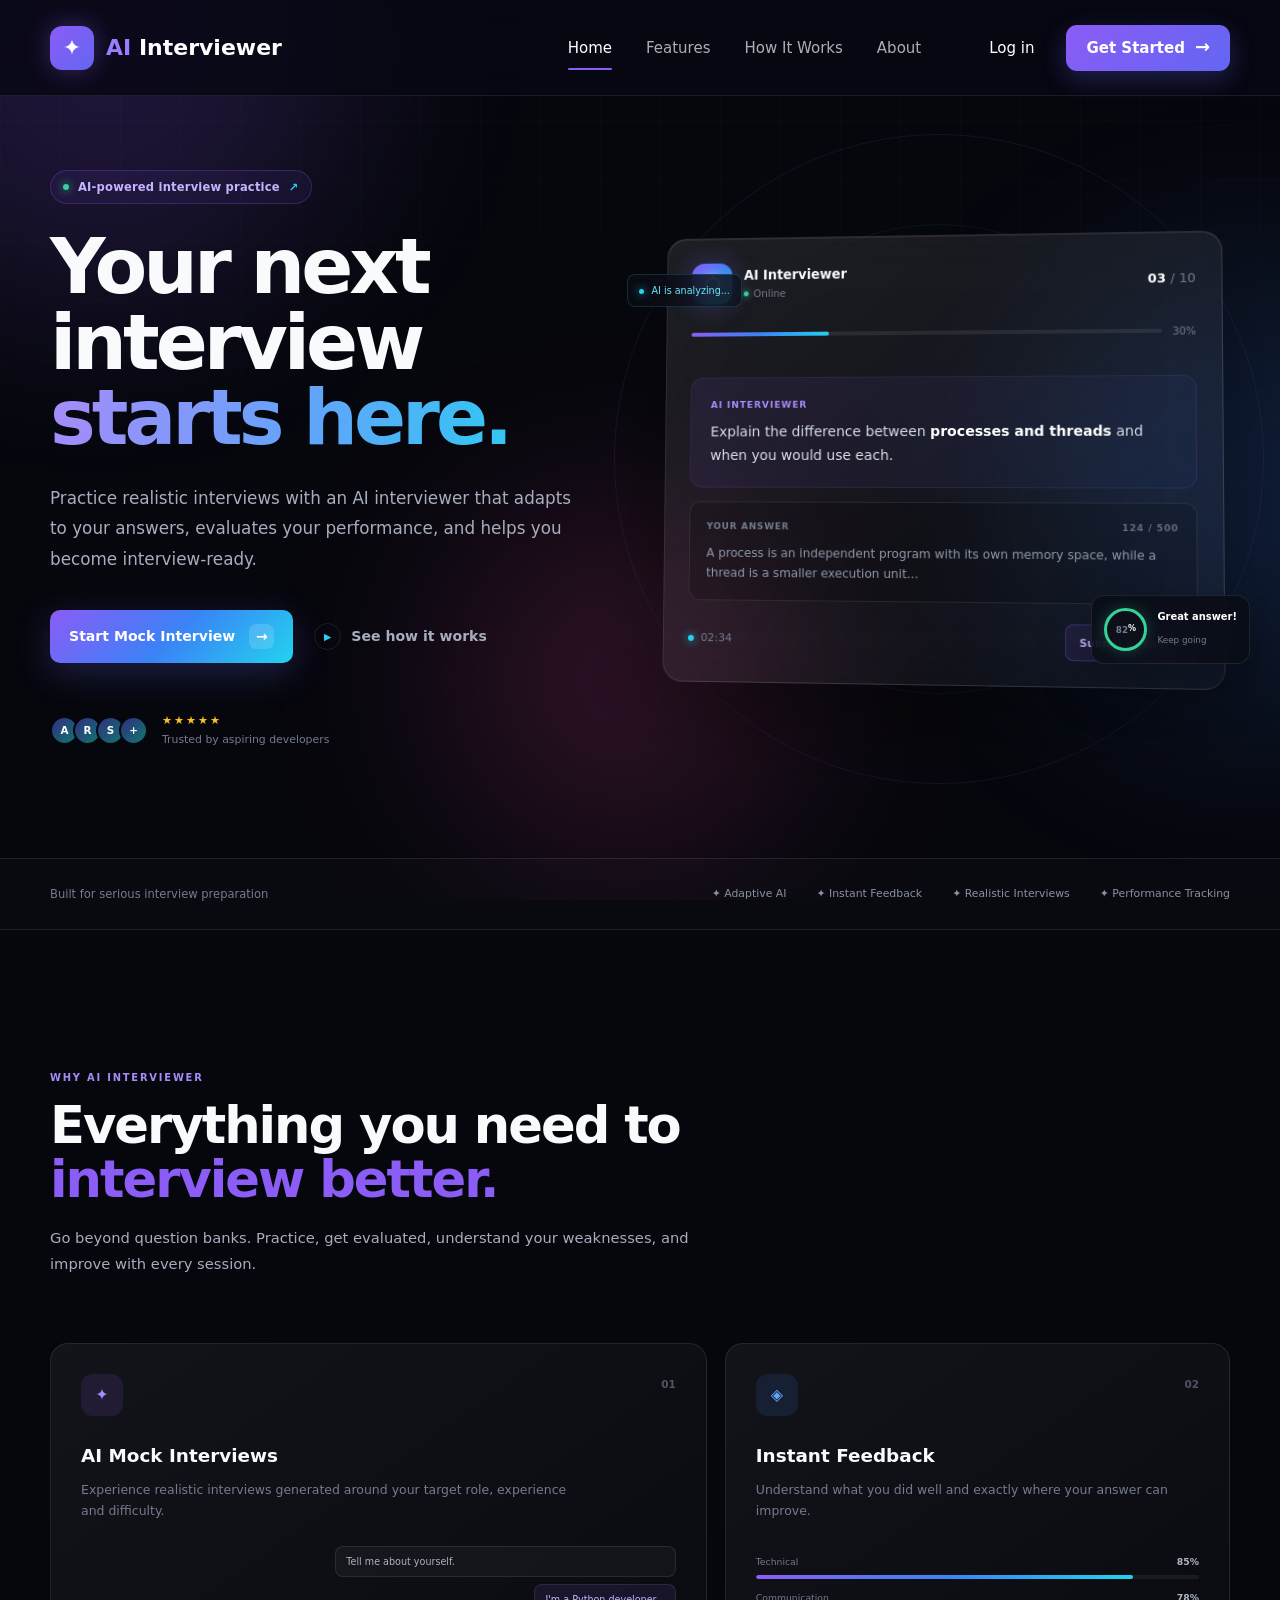
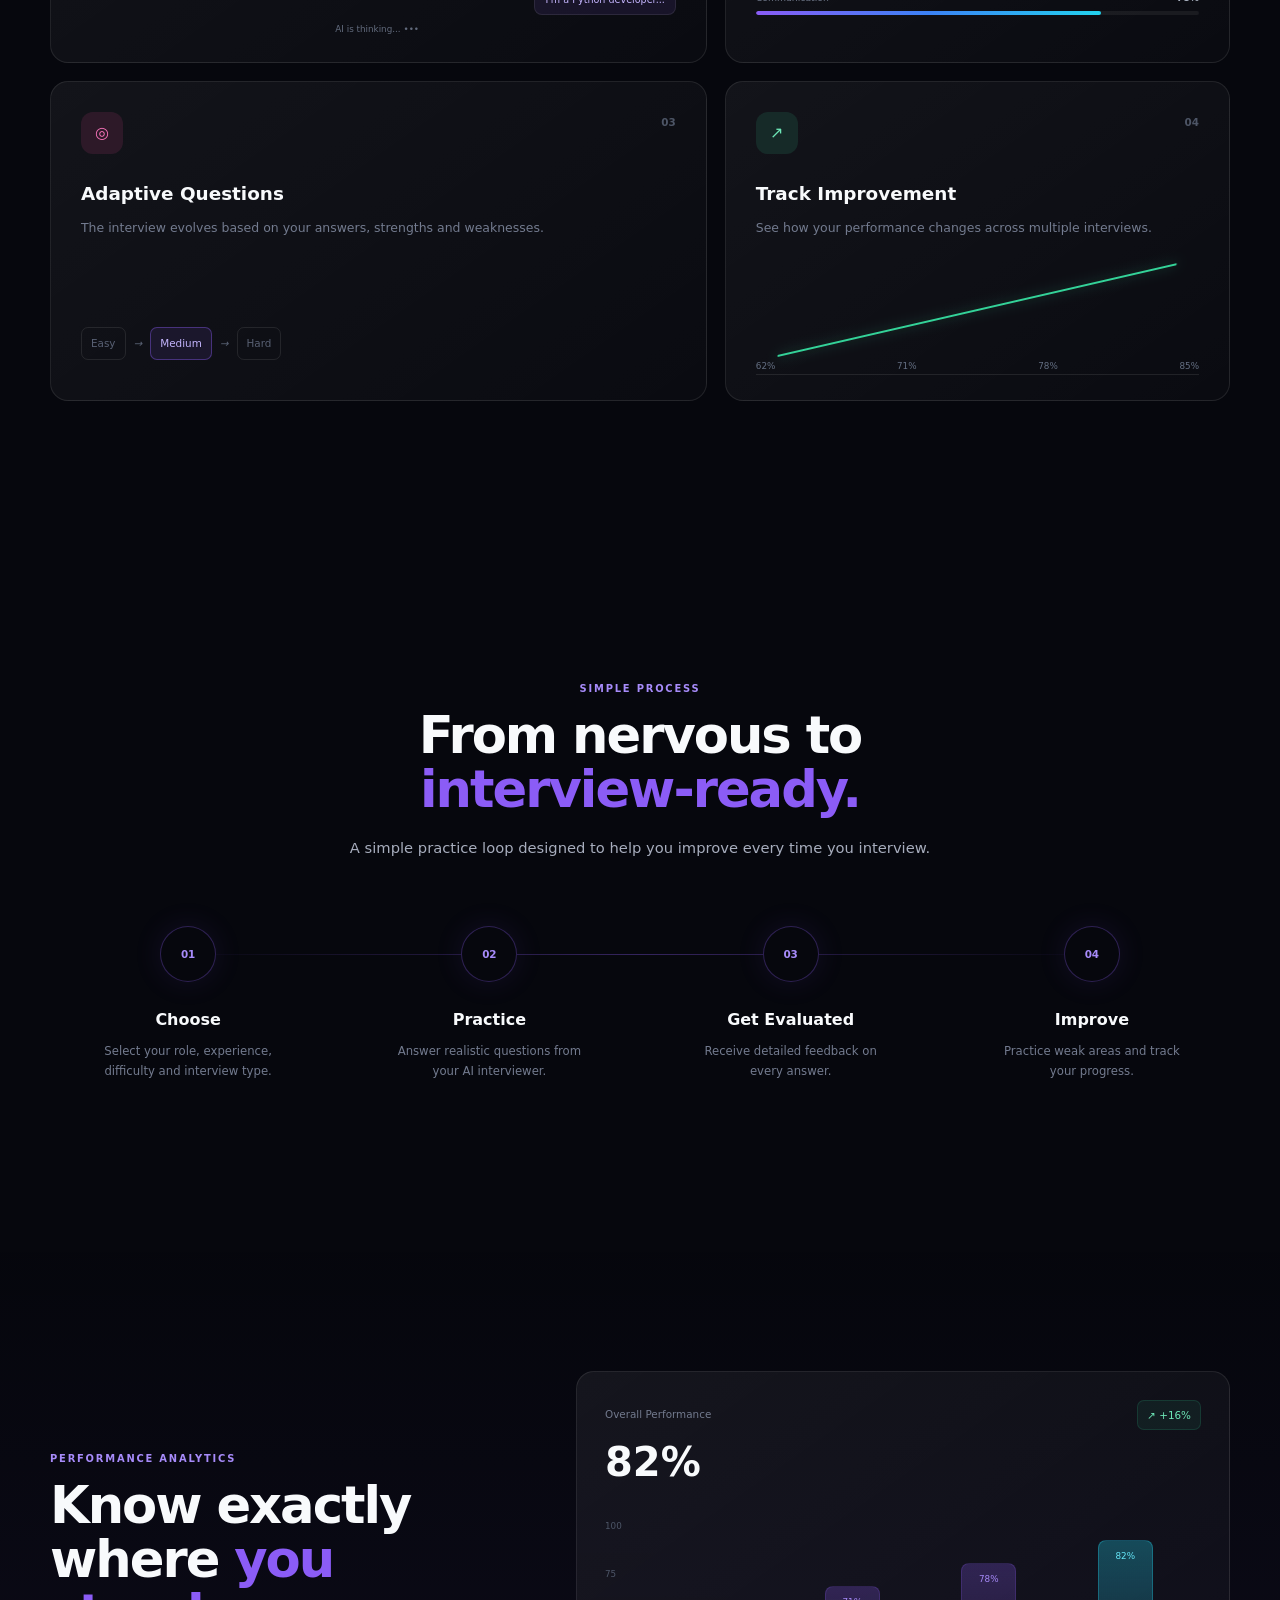
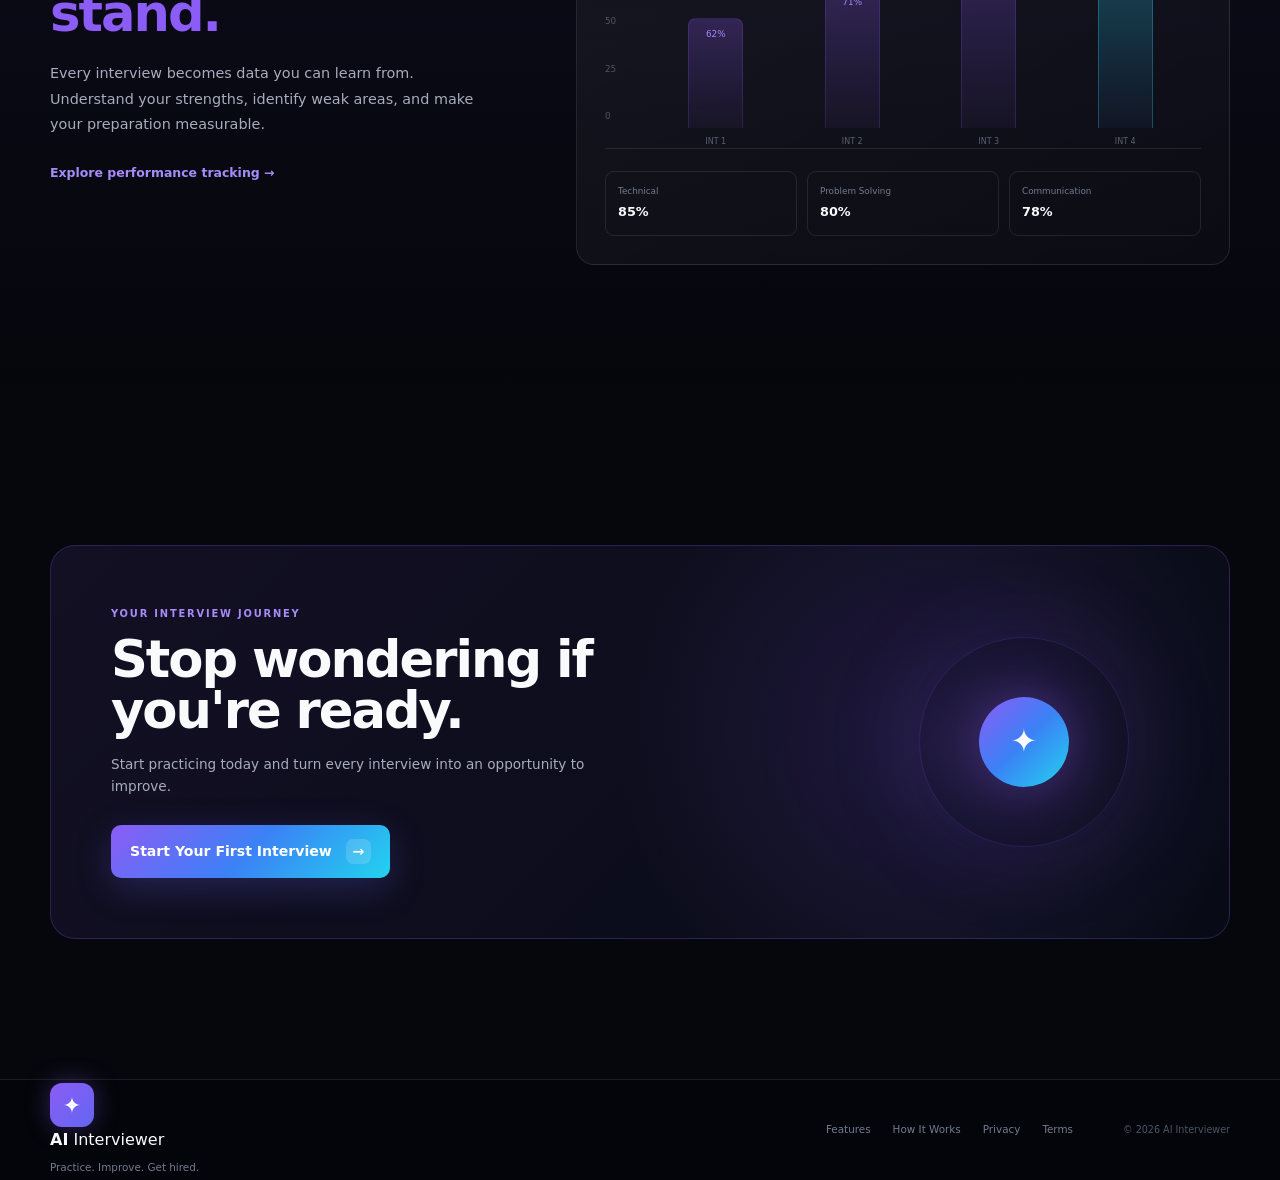
<file: frontend/index.html>
<!DOCTYPE html>
<html lang="en">

<head>
    <meta charset="UTF-8">

    <meta name="viewport" content="width=device-width, initial-scale=1.0">

    <meta
        name="description"
        content="AI Interviewer - Practice realistic interviews with an intelligent AI interviewer."
    >

    <title>AI Interviewer — Practice. Improve. Get Hired.</title>

    <!-- Main stylesheet -->
    <link rel="stylesheet" href="css/style.css">
</head>

<body>

    <!-- =====================================================
         BACKGROUND EFFECTS
    ====================================================== -->

    <div class="background-effects">
        <div class="glow glow-one"></div>
        <div class="glow glow-two"></div>
        <div class="glow glow-three"></div>
    </div>


    <!-- =====================================================
         NAVBAR
    ====================================================== -->

    <header class="navbar">

    <div class="container navbar-inner">

        <!-- Logo -->
        <a href="index.html" class="logo">

            <div class="brand-icon">
                <span>✦</span>
            </div>

            <div>
                <strong>AI</strong> Interviewer
            </div>

        </a>


        <!-- Center Navigation -->
        <nav class="nav-links" id="navMenu">

            <a href="#home" class="active">
                Home
            </a>

            <a href="#features">
                Features
            </a>

            <a href="#how-it-works">
                How It Works
            </a>

            <a href="#about">
                About
            </a>

        </nav>


        <!-- Right Side Buttons -->
        <div class="nav-buttons">

            <a href="pages/login.html" class="login-btn">Log in</a>

           <a href="pages/register.html" class="get-started-btn">
                Get Started <span>→</span>
            </a>

        </div>


        <!-- Mobile Menu -->
        <button
            class="menu-toggle"
            id="menuToggle"
            type="button"
            aria-label="Open navigation menu"
            aria-expanded="false"
        >
            <span></span>
            <span></span>
            <span></span>
        </button>

    </div>

</header>


    <!-- =====================================================
         MAIN CONTENT
    ====================================================== -->

    <main>


        <!-- =================================================
             HERO SECTION
        ================================================== -->

        <section class="hero" id="home">

            <div class="container hero-grid">

                <!-- LEFT CONTENT -->

                <div class="hero-content">

                    <div class="status-pill">

                        <span class="status-dot"></span>

                        AI-powered interview practice

                        <span class="pill-arrow">↗</span>

                    </div>


                    <h1>

                        Your next interview
                        <span>starts here.</span>

                    </h1>


                    <p class="hero-description">

                        Practice realistic interviews with an AI interviewer
                        that adapts to your answers, evaluates your performance,
                        and helps you become interview-ready.

                    </p>


                    <div class="hero-actions">

                        <a href="#" class="primary-button">

                            Start Mock Interview

                            <span class="button-icon">
                                →
                            </span>

                        </a>


                        <a href="#how-it-works" class="secondary-button">

                            <span class="play-icon">
                                ▶
                            </span>

                            See how it works

                        </a>

                    </div>


                    <div class="trust-row">

                        <div class="avatar-stack">

                            <span class="avatar">A</span>
                            <span class="avatar">R</span>
                            <span class="avatar">S</span>
                            <span class="avatar">+</span>

                        </div>

                        <div class="trust-text">

                            <div class="stars">
                                ★★★★★
                            </div>

                            <span>
                                Trusted by aspiring developers
                            </span>

                        </div>

                    </div>

                </div>


                <!-- RIGHT — AI INTERVIEW CARD -->

                <div class="hero-visual">

                    <div class="orbit orbit-one"></div>
                    <div class="orbit orbit-two"></div>


                    <div class="ai-card">

                        <!-- Card Header -->

                        <div class="ai-card-header">

                            <div class="ai-profile">

                                <div class="ai-avatar">

                                    <div class="ai-core"></div>

                                </div>

                                <div>

                                    <strong>
                                        AI Interviewer
                                    </strong>

                                    <span>
                                        <i></i> Online
                                    </span>

                                </div>

                            </div>


                            <div class="question-number">
                                03 <span>/ 10</span>
                            </div>

                        </div>


                        <!-- Progress -->

                        <div class="question-progress">

                            <div class="progress-line">

                                <div class="progress-active"></div>

                            </div>

                            <span>30%</span>

                        </div>


                        <!-- AI Message -->

                        <div class="chat-message ai-message">

                            <div class="message-label">
                                AI INTERVIEWER
                            </div>

                            <p>

                                Explain the difference between
                                <strong>processes and threads</strong>
                                and when you would use each.

                            </p>

                        </div>


                        <!-- Answer -->

                        <div class="answer-box">

                            <div class="answer-header">

                                <span>
                                    YOUR ANSWER
                                </span>

                                <span class="character-count">
                                    124 / 500
                                </span>

                            </div>

                            <p>

                                A process is an independent program
                                with its own memory space, while a
                                thread is a smaller execution unit...

                            </p>

                        </div>


                        <!-- Footer -->

                        <div class="ai-card-footer">

                            <div class="timer">

                                <span class="timer-dot"></span>

                                02:34

                            </div>

                            <button class="mini-submit" type="button">
                                Submit Answer →
                            </button>

                        </div>

                    </div>


                    <!-- Floating Score -->

                    <div class="floating-score">

                        <div class="score-ring">

                            <span>
                                82
                            </span>

                            <small>
                                %
                            </small>

                        </div>

                        <div>

                            <strong>
                                Great answer!
                            </strong>

                            <span>
                                Keep going
                            </span>

                        </div>

                    </div>


                    <!-- Floating AI Badge -->

                    <div class="floating-ai">

                        <span class="pulse"></span>

                        AI is analyzing...

                    </div>

                </div>

            </div>

        </section>


        <!-- =================================================
             FEATURE STRIP
        ================================================== -->

        <section class="feature-strip">

            <div class="container">

                <div class="strip-content">

                    <span>
                        Built for serious interview preparation
                    </span>

                    <div class="strip-items">

                        <span>✦ Adaptive AI</span>
                        <span>✦ Instant Feedback</span>
                        <span>✦ Realistic Interviews</span>
                        <span>✦ Performance Tracking</span>

                    </div>

                </div>

            </div>

        </section>


        <!-- =================================================
             FEATURES
        ================================================== -->

        <section class="features-section" id="features">

            <div class="container">

                <div class="section-heading">

                    <div class="section-tag">
                        WHY AI INTERVIEWER
                    </div>

                    <h2>

                        Everything you need to
                        <span>interview better.</span>

                    </h2>

                    <p>

                        Go beyond question banks. Practice, get evaluated,
                        understand your weaknesses, and improve with every session.

                    </p>

                </div>


                <div class="feature-grid">


                    <!-- Feature 01 -->

                    <article class="feature-card large-card">

                        <div class="feature-icon purple">
                            ✦
                        </div>

                        <span class="feature-number">
                            01
                        </span>

                        <h3>
                            AI Mock Interviews
                        </h3>

                        <p>

                            Experience realistic interviews generated around
                            your target role, experience and difficulty.

                        </p>


                        <div class="mini-chat">

                            <div class="mini-chat-message">
                                Tell me about yourself.
                            </div>

                            <div class="mini-chat-message user-message">
                                I'm a Python developer...
                            </div>

                            <div class="typing">

                                AI is thinking...

                                <span>
                                    •••
                                </span>

                            </div>

                        </div>

                    </article>


                    <!-- Feature 02 -->

                    <article class="feature-card">

                        <div class="feature-icon blue">
                            ◈
                        </div>

                        <span class="feature-number">
                            02
                        </span>

                        <h3>
                            Instant Feedback
                        </h3>

                        <p>

                            Understand what you did well and exactly
                            where your answer can improve.

                        </p>


                        <div class="feedback-bars">

                            <div>
                                <span>Technical</span>
                                <strong>85%</strong>
                            </div>

                            <div class="bar">
                                <span style="width: 85%;"></span>
                            </div>

                            <div>
                                <span>Communication</span>
                                <strong>78%</strong>
                            </div>

                            <div class="bar">
                                <span style="width: 78%;"></span>
                            </div>

                        </div>

                    </article>


                    <!-- Feature 03 -->

                    <article class="feature-card">

                        <div class="feature-icon pink">
                            ◎
                        </div>

                        <span class="feature-number">
                            03
                        </span>

                        <h3>
                            Adaptive Questions
                        </h3>

                        <p>

                            The interview evolves based on your answers,
                            strengths and weaknesses.

                        </p>


                        <div class="adaptive-flow">

                            <span>
                                Easy
                            </span>

                            <i>
                                →
                            </i>

                            <span class="active">
                                Medium
                            </span>

                            <i>
                                →
                            </i>

                            <span>
                                Hard
                            </span>

                        </div>

                    </article>


                    <!-- Feature 04 -->

                    <article class="feature-card">

                        <div class="feature-icon green">
                            ↗
                        </div>

                        <span class="feature-number">
                            04
                        </span>

                        <h3>
                            Track Improvement
                        </h3>

                        <p>

                            See how your performance changes across
                            multiple interviews.

                        </p>


                        <div class="mini-chart">

                            <div class="chart-line"></div>

                            <div class="chart-points">

                                <span>
                                    62%
                                </span>

                                <span>
                                    71%
                                </span>

                                <span>
                                    78%
                                </span>

                                <span>
                                    85%
                                </span>

                            </div>

                        </div>

                    </article>

                </div>

            </div>

        </section>


        <!-- =================================================
             HOW IT WORKS
        ================================================== -->

        <section class="workflow-section" id="how-it-works">

            <div class="container">

                <div class="section-heading centered">

                    <div class="section-tag">
                        SIMPLE PROCESS
                    </div>

                    <h2>

                        From nervous to
                        <span>interview-ready.</span>

                    </h2>

                    <p>

                        A simple practice loop designed to help you improve
                        every time you interview.

                    </p>

                </div>


                <div class="workflow">

                    <div class="workflow-line"></div>


                    <!-- Step 01 -->

                    <div class="workflow-step">

                        <div class="step-number">
                            01
                        </div>

                        <h3>
                            Choose
                        </h3>

                        <p>

                            Select your role, experience,
                            difficulty and interview type.

                        </p>

                    </div>


                    <!-- Step 02 -->

                    <div class="workflow-step">

                        <div class="step-number">
                            02
                        </div>

                        <h3>
                            Practice
                        </h3>

                        <p>

                            Answer realistic questions
                            from your AI interviewer.

                        </p>

                    </div>


                    <!-- Step 03 -->

                    <div class="workflow-step">

                        <div class="step-number">
                            03
                        </div>

                        <h3>
                            Get Evaluated
                        </h3>

                        <p>

                            Receive detailed feedback
                            on every answer.

                        </p>

                    </div>


                    <!-- Step 04 -->

                    <div class="workflow-step">

                        <div class="step-number">
                            04
                        </div>

                        <h3>
                            Improve
                        </h3>

                        <p>

                            Practice weak areas and
                            track your progress.

                        </p>

                    </div>

                </div>

            </div>

        </section>


        <!-- =================================================
             PERFORMANCE
        ================================================== -->

        <section class="performance-section">

            <div class="container performance-grid">


                <!-- Performance Content -->

                <div class="performance-content">

                    <div class="section-tag">
                        PERFORMANCE ANALYTICS
                    </div>

                    <h2>

                        Know exactly where
                        <span>you stand.</span>

                    </h2>

                    <p>

                        Every interview becomes data you can learn from.
                        Understand your strengths, identify weak areas,
                        and make your preparation measurable.

                    </p>

                    <a href="#" class="text-button">
                        Explore performance tracking →
                    </a>

                </div>


                <!-- Dashboard -->

                <div class="performance-dashboard">

                    <div class="dashboard-top">

                        <div>

                            <span>
                                Overall Performance
                            </span>

                            <h3>
                                82%
                            </h3>

                        </div>

                        <span class="growth">
                            ↗ +16%
                        </span>

                    </div>


                    <!-- Chart -->

                    <div class="performance-chart">

                        <div class="chart-y">

                            <span>
                                100
                            </span>

                            <span>
                                75
                            </span>

                            <span>
                                50
                            </span>

                            <span>
                                25
                            </span>

                            <span>
                                0
                            </span>

                        </div>


                        <div class="bars">


                            <!-- Interview 1 -->

                            <div class="bar-column">

                                <div
                                    class="bar-value"
                                    style="height: 48%;"
                                >
                                    <span>
                                        62%
                                    </span>
                                </div>

                                <small>
                                    INT 1
                                </small>

                            </div>


                            <!-- Interview 2 -->

                            <div class="bar-column">

                                <div
                                    class="bar-value"
                                    style="height: 62%;"
                                >
                                    <span>
                                        71%
                                    </span>
                                </div>

                                <small>
                                    INT 2
                                </small>

                            </div>


                            <!-- Interview 3 -->

                            <div class="bar-column">

                                <div
                                    class="bar-value"
                                    style="height: 72%;"
                                >
                                    <span>
                                        78%
                                    </span>
                                </div>

                                <small>
                                    INT 3
                                </small>

                            </div>


                            <!-- Interview 4 -->

                            <div class="bar-column active-bar">

                                <div
                                    class="bar-value"
                                    style="height: 82%;"
                                >
                                    <span>
                                        82%
                                    </span>
                                </div>

                                <small>
                                    INT 4
                                </small>

                            </div>

                        </div>

                    </div>


                    <!-- Metrics -->

                    <div class="performance-metrics">

                        <div>

                            <span>
                                Technical
                            </span>

                            <strong>
                                85%
                            </strong>

                        </div>

                        <div>

                            <span>
                                Problem Solving
                            </span>

                            <strong>
                                80%
                            </strong>

                        </div>

                        <div>

                            <span>
                                Communication
                            </span>

                            <strong>
                                78%
                            </strong>

                        </div>

                    </div>

                </div>

            </div>

        </section>


        <!-- =================================================
             ABOUT / CTA
        ================================================== -->

        <section class="cta-section" id="about">

            <div class="container">

                <div class="cta-card">

                    <div class="cta-glow"></div>


                    <div class="cta-content">

                        <div class="section-tag">
                            YOUR INTERVIEW JOURNEY
                        </div>

                        <h2>

                            Stop wondering if
                            you're ready.

                        </h2>

                        <p>

                            Start practicing today and turn every interview
                            into an opportunity to improve.

                        </p>


                        <a href="#" class="primary-button">

                            Start Your First Interview

                            <span class="button-icon">
                                →
                            </span>

                        </a>

                    </div>


                    <div class="cta-orb">

                        <div class="orb-core">
                            ✦
                        </div>

                    </div>

                </div>

            </div>

        </section>

    </main>


    <!-- =====================================================
         FOOTER
    ====================================================== -->

    <footer class="footer">

        <div class="container footer-inner">


            <!-- Footer Brand -->

            <div class="footer-brand">

                <div class="brand">

                    <div class="brand-icon">
                        <span>✦</span>
                    </div>

                    <div>
                        <strong>AI</strong> Interviewer
                    </div>

                </div>

                <p>
                    Practice. Improve. Get hired.
                </p>

            </div>


            <!-- Footer Links -->

            <div class="footer-links">

                <a href="#features">
                    Features
                </a>

                <a href="#how-it-works">
                    How It Works
                </a>

                <a href="#">
                    Privacy
                </a>

                <a href="#">
                    Terms
                </a>

            </div>


            <!-- Copyright -->

            <div class="footer-copy">

                © 2026 AI Interviewer

            </div>

        </div>

    </footer>


    <!-- =====================================================
         JAVASCRIPT
    ====================================================== -->

    <script src="js/main.js"></script>

</body>

</html>
</file>
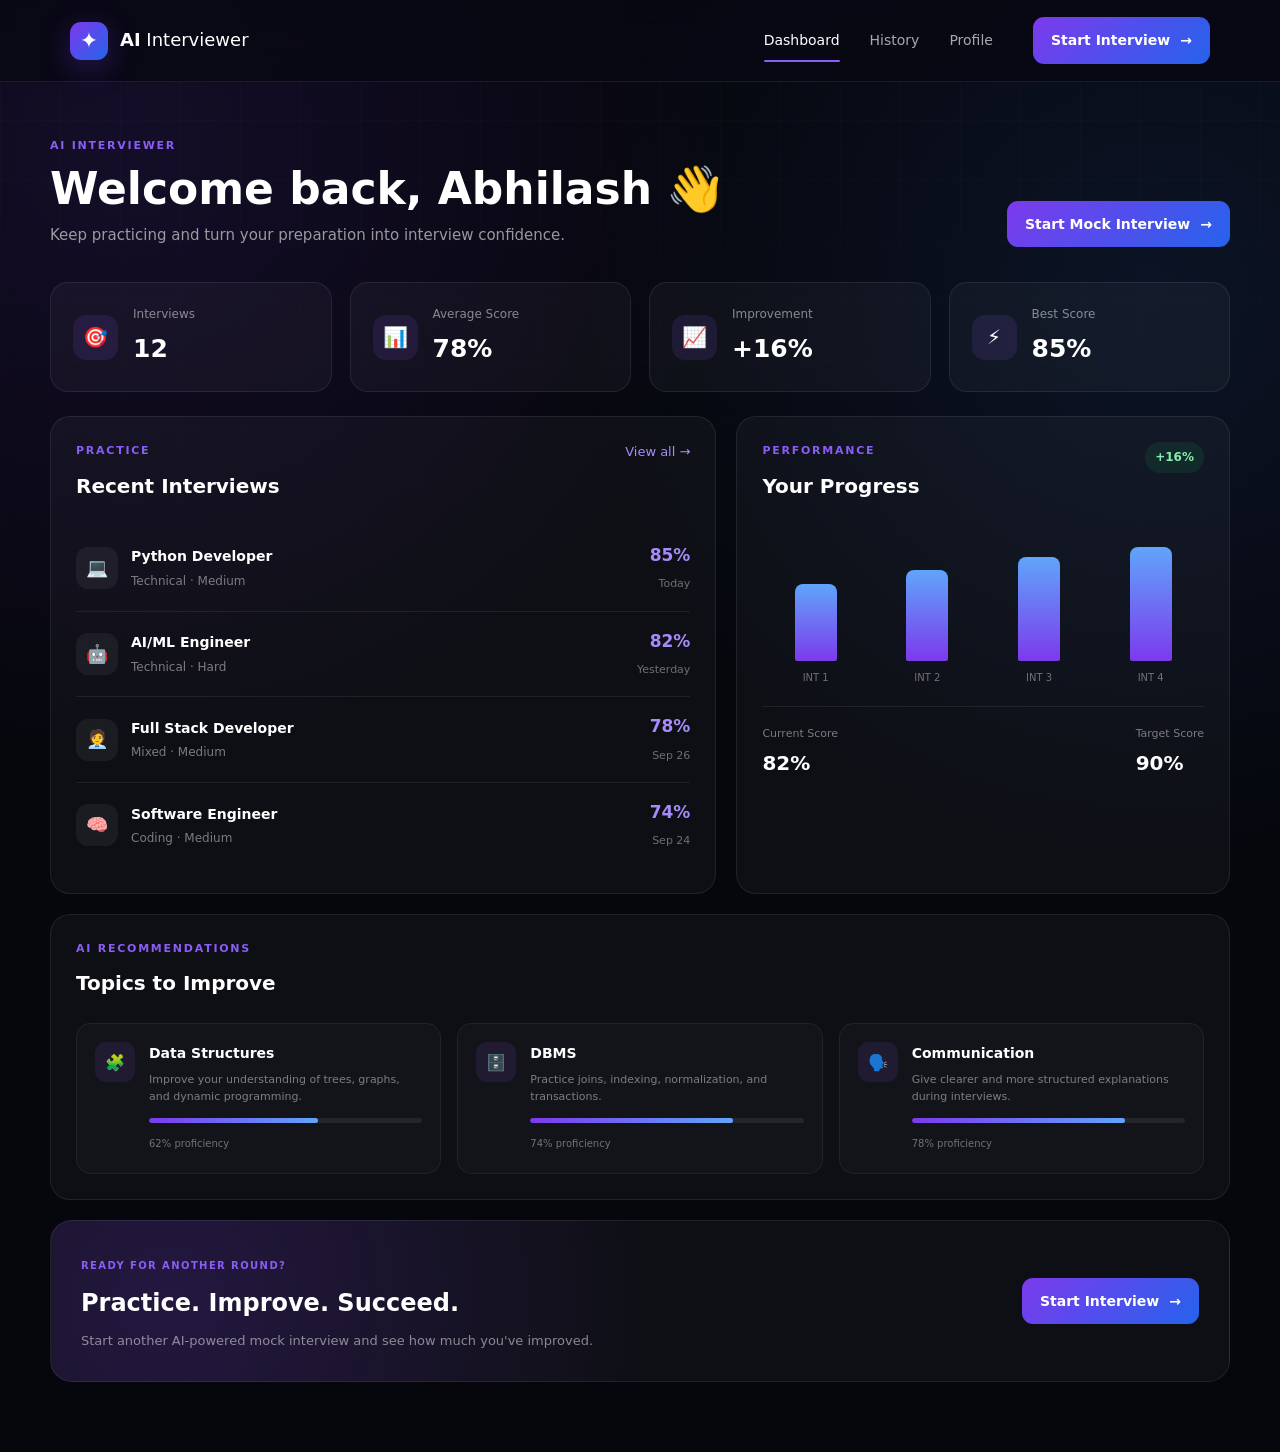
<file: frontend/pages/dashboard.html>
<!DOCTYPE html>
<html lang="en">
<head>
    <meta charset="UTF-8">
    <meta name="viewport" content="width=device-width, initial-scale=1.0">

    <title>Dashboard | AI Interviewer</title>

    <link rel="stylesheet" href="../css/style.css">
    <link rel="stylesheet" href="../css/dashboard.css">
</head>

<body>

    <!-- =========================
         DASHBOARD NAVBAR
    ========================== -->

    <header class="dashboard-navbar">

        <div class="dashboard-nav-inner">

            <a href="../index.html" class="dashboard-logo">

                <div class="brand-icon">
                    <span>✦</span>
                </div>

                <div>
                    <strong>AI</strong> Interviewer
                </div>

            </a>


            <nav class="dashboard-nav-links">

                <a href="dashboard.html" class="active">
                    Dashboard
                </a>

                <a href="history.html">
                    History
                </a>

                <a href="profile.html">
                    Profile
                </a>

            </nav>


            <a href="interview-setup.html" class="dashboard-start-btn">
                Start Interview
                <span>→</span>
            </a>

        </div>

    </header>


    <!-- =========================
         DASHBOARD
    ========================== -->

    <main class="dashboard-page">

        <div class="dashboard-container">


            <!-- Welcome -->

            <section class="dashboard-welcome">

                <div>

                    <span class="dashboard-eyebrow">
                        AI INTERVIEWER
                    </span>

                    <h1>
                        Welcome back, Abhilash 👋
                    </h1>

                    <p>
                        Keep practicing and turn your preparation
                        into interview confidence.
                    </p>

                </div>


                <a
                    href="interview-setup.html"
                    class="dashboard-primary-btn"
                >
                    Start Mock Interview
                    <span>→</span>
                </a>

            </section>


            <!-- =========================
                 STATS
            ========================== -->

            <section class="dashboard-stats">

                <article class="stat-card">

                    <div class="stat-icon">
                        🎯
                    </div>

                    <div>
                        <span class="stat-label">
                            Interviews
                        </span>

                        <strong class="stat-value">
                            12
                        </strong>
                    </div>

                </article>


                <article class="stat-card">

                    <div class="stat-icon">
                        📊
                    </div>

                    <div>
                        <span class="stat-label">
                            Average Score
                        </span>

                        <strong class="stat-value">
                            78%
                        </strong>
                    </div>

                </article>


                <article class="stat-card">

                    <div class="stat-icon">
                        📈
                    </div>

                    <div>
                        <span class="stat-label">
                            Improvement
                        </span>

                        <strong class="stat-value">
                            +16%
                        </strong>
                    </div>

                </article>


                <article class="stat-card">

                    <div class="stat-icon">
                        ⚡
                    </div>

                    <div>
                        <span class="stat-label">
                            Best Score
                        </span>

                        <strong class="stat-value">
                            85%
                        </strong>
                    </div>

                </article>

            </section>


            <!-- =========================
                 MAIN DASHBOARD GRID
            ========================== -->

            <section class="dashboard-grid">


                <!-- Recent Interviews -->

                <div class="dashboard-panel recent-panel">

                    <div class="panel-header">

                        <div>

                            <span class="panel-eyebrow">
                                PRACTICE
                            </span>

                            <h2>
                                Recent Interviews
                            </h2>

                        </div>

                        <a href="history.html">
                            View all →
                        </a>

                    </div>


                    <div class="interview-list">


                        <article class="interview-item">

                            <div class="interview-info">

                                <div class="interview-type-icon">
                                    💻
                                </div>

                                <div>

                                    <h3>
                                        Python Developer
                                    </h3>

                                    <p>
                                        Technical · Medium
                                    </p>

                                </div>

                            </div>


                            <div class="interview-score">

                                <strong>
                                    85%
                                </strong>

                                <span>
                                    Today
                                </span>

                            </div>

                        </article>


                        <article class="interview-item">

                            <div class="interview-info">

                                <div class="interview-type-icon">
                                    🤖
                                </div>

                                <div>

                                    <h3>
                                        AI/ML Engineer
                                    </h3>

                                    <p>
                                        Technical · Hard
                                    </p>

                                </div>

                            </div>


                            <div class="interview-score">

                                <strong>
                                    82%
                                </strong>

                                <span>
                                    Yesterday
                                </span>

                            </div>

                        </article>


                        <article class="interview-item">

                            <div class="interview-info">

                                <div class="interview-type-icon">
                                    🧑‍💼
                                </div>

                                <div>

                                    <h3>
                                        Full Stack Developer
                                    </h3>

                                    <p>
                                        Mixed · Medium
                                    </p>

                                </div>

                            </div>


                            <div class="interview-score">

                                <strong>
                                    78%
                                </strong>

                                <span>
                                    Sep 26
                                </span>

                            </div>

                        </article>


                        <article class="interview-item">

                            <div class="interview-info">

                                <div class="interview-type-icon">
                                    🧠
                                </div>

                                <div>

                                    <h3>
                                        Software Engineer
                                    </h3>

                                    <p>
                                        Coding · Medium
                                    </p>

                                </div>

                            </div>


                            <div class="interview-score">

                                <strong>
                                    74%
                                </strong>

                                <span>
                                    Sep 24
                                </span>

                            </div>

                        </article>


                    </div>

                </div>


                <!-- Performance -->

                <div class="dashboard-panel performance-panel">

                    <div class="panel-header">

                        <div>

                            <span class="panel-eyebrow">
                                PERFORMANCE
                            </span>

                            <h2>
                                Your Progress
                            </h2>

                        </div>

                        <span class="growth-badge">
                            +16%
                        </span>

                    </div>


                    <div class="performance-chart">

                        <div class="chart-bar">
                            <span style="height: 55%;"></span>
                            <small>INT 1</small>
                        </div>

                        <div class="chart-bar">
                            <span style="height: 65%;"></span>
                            <small>INT 2</small>
                        </div>

                        <div class="chart-bar">
                            <span style="height: 75%;"></span>
                            <small>INT 3</small>
                        </div>

                        <div class="chart-bar">
                            <span style="height: 82%;"></span>
                            <small>INT 4</small>
                        </div>

                    </div>


                    <div class="performance-summary">

                        <div>
                            <span>Current Score</span>
                            <strong>82%</strong>
                        </div>

                        <div>
                            <span>Target Score</span>
                            <strong>90%</strong>
                        </div>

                    </div>

                </div>


            </section>


            <!-- =========================
                 RECOMMENDATIONS
            ========================== -->

            <section class="dashboard-panel recommendations-panel">

                <div class="panel-header">

                    <div>

                        <span class="panel-eyebrow">
                            AI RECOMMENDATIONS
                        </span>

                        <h2>
                            Topics to Improve
                        </h2>

                    </div>

                </div>


                <div class="recommendation-grid">


                    <article class="recommendation-card">

                        <div class="recommendation-icon">
                            🧩
                        </div>

                        <div>

                            <h3>
                                Data Structures
                            </h3>

                            <p>
                                Improve your understanding of
                                trees, graphs, and dynamic programming.
                            </p>

                            <div class="recommendation-progress">

                                <span style="width: 62%;"></span>

                            </div>

                            <small>
                                62% proficiency
                            </small>

                        </div>

                    </article>


                    <article class="recommendation-card">

                        <div class="recommendation-icon">
                            🗄️
                        </div>

                        <div>

                            <h3>
                                DBMS
                            </h3>

                            <p>
                                Practice joins, indexing,
                                normalization, and transactions.
                            </p>

                            <div class="recommendation-progress">

                                <span style="width: 74%;"></span>

                            </div>

                            <small>
                                74% proficiency
                            </small>

                        </div>

                    </article>


                    <article class="recommendation-card">

                        <div class="recommendation-icon">
                            🗣️
                        </div>

                        <div>

                            <h3>
                                Communication
                            </h3>

                            <p>
                                Give clearer and more structured
                                explanations during interviews.
                            </p>

                            <div class="recommendation-progress">

                                <span style="width: 78%;"></span>

                            </div>

                            <small>
                                78% proficiency
                            </small>

                        </div>

                    </article>


                </div>

            </section>


            <!-- =========================
                 QUICK START
            ========================== -->

            <section class="dashboard-cta">

                <div>

                    <span>
                        READY FOR ANOTHER ROUND?
                    </span>

                    <h2>
                        Practice. Improve. Succeed.
                    </h2>

                    <p>
                        Start another AI-powered mock interview
                        and see how much you've improved.
                    </p>

                </div>


                <a
                    href="interview-setup.html"
                    class="dashboard-primary-btn"
                >
                    Start Interview
                    <span>→</span>
                </a>

            </section>


        </div>

    </main>


    <script src="../js/dashboard.js"></script>

</body>
</html>
</file>
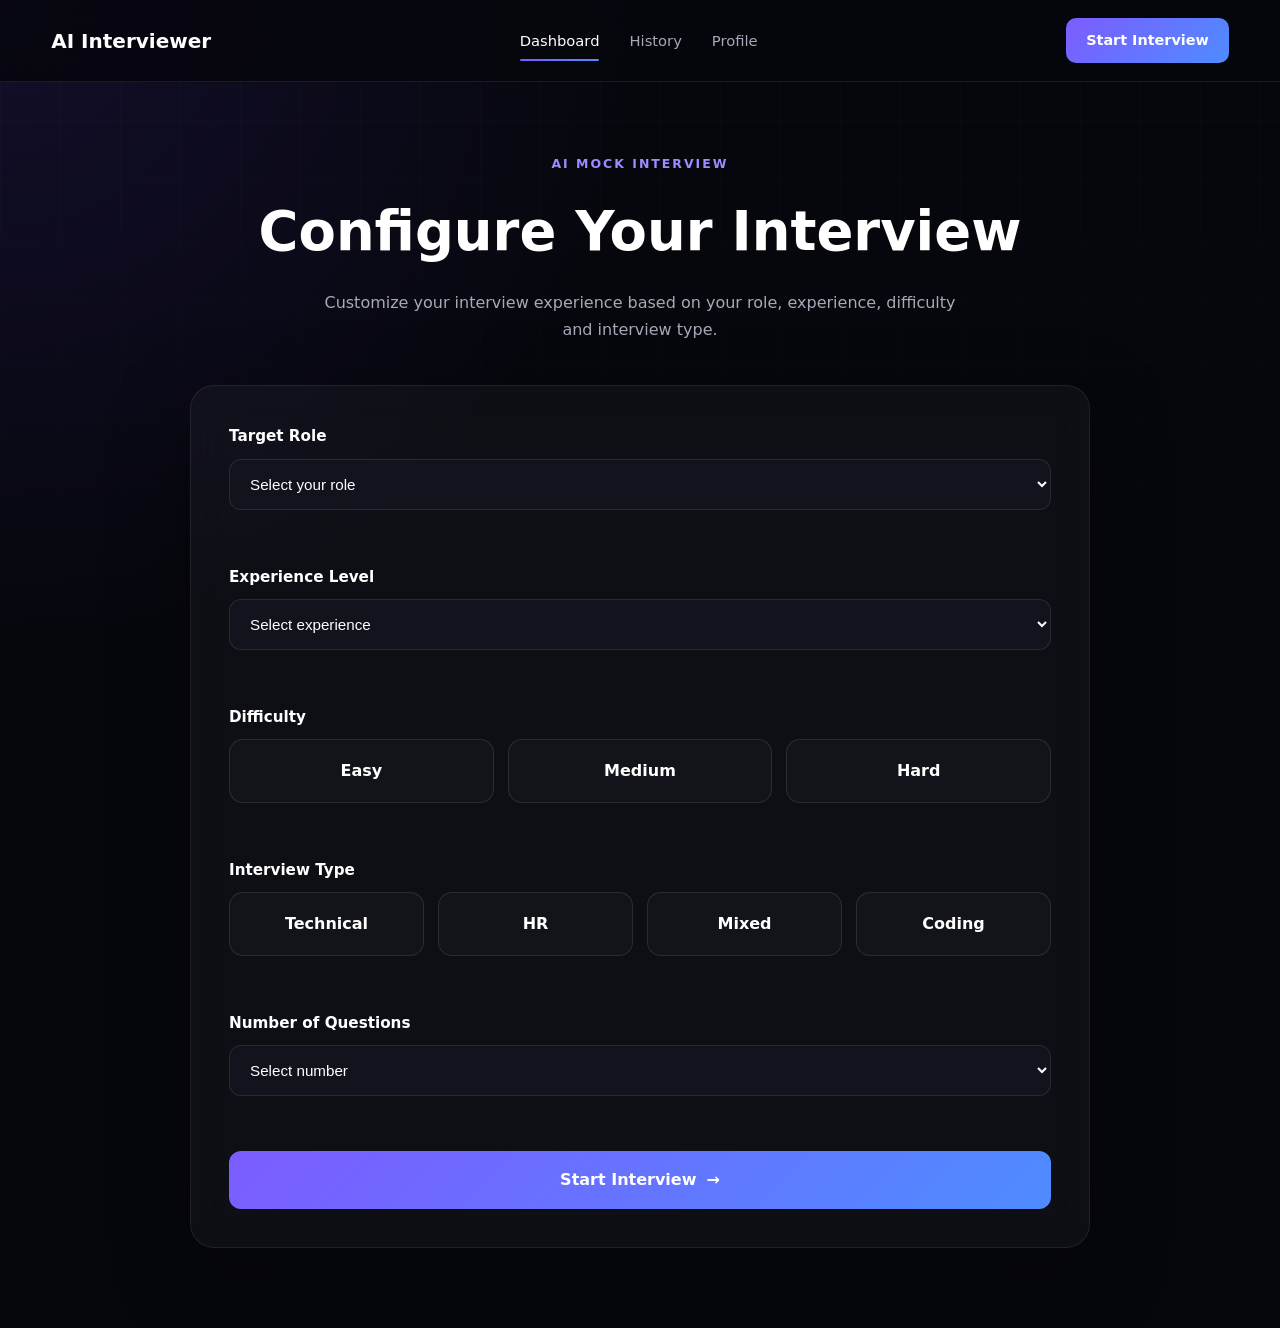
<file: frontend/pages/interview-setup.html>
<!DOCTYPE html>
<html lang="en">
<head>
    <meta charset="UTF-8">
    <meta name="viewport" content="width=device-width, initial-scale=1.0">
    <title>Interview Setup | AI Interviewer</title>

    <link rel="stylesheet" href="../css/style.css">
    <link rel="stylesheet" href="../css/interview.css">
</head>

<body class="interview-setup-page">

    <nav class="dashboard-navbar">
    <div class="nav-container">

        <a href="../index.html" class="logo">
            AI Interviewer
        </a>

        <div class="dashboard-nav-links">
            <a href="dashboard.html" class="active">Dashboard</a>
            <a href="history.html">History</a>
            <a href="profile.html">Profile</a>
        </div>

        <a href="interview-setup.html" class="nav-start-btn">
            Start Interview
        </a>

    </div>
</nav>


    <main class="setup-container">

        <section class="setup-header">
            <span class="section-label">AI MOCK INTERVIEW</span>

            <h1>Configure Your Interview</h1>

            <p>
                Customize your interview experience based on your role,
                experience, difficulty and interview type.
            </p>
        </section>


        <form id="interviewSetupForm" class="setup-card">

            <!-- Role -->

            <div class="setup-field">
                <label for="role">Target Role</label>

                <select id="role">
                    <option value="">Select your role</option>
                    <option value="python-developer">Python Developer</option>
                    <option value="full-stack-developer">
                        Full Stack Developer
                    </option>
                    <option value="ai-ml-engineer">
                        AI/ML Engineer
                    </option>
                    <option value="data-scientist">
                        Data Scientist
                    </option>
                    <option value="software-engineer">
                        Software Engineer
                    </option>
                </select>

                <small id="roleError" class="field-error"></small>
            </div>


            <!-- Experience -->

            <div class="setup-field">
                <label for="experience">Experience Level</label>

                <select id="experience">
                    <option value="">Select experience</option>
                    <option value="fresher">Fresher</option>
                    <option value="0-1">0–1 Years</option>
                    <option value="1-3">1–3 Years</option>
                    <option value="3-plus">3+ Years</option>
                </select>

                <small id="experienceError" class="field-error"></small>
            </div>


            <!-- Difficulty -->

            <div class="setup-field">
                <label for="difficulty">Difficulty</label>

                <div class="option-grid">

                    <label class="option-card">
                        <input
                            type="radio"
                            name="difficulty"
                            value="easy"
                        >
                        <span>Easy</span>
                    </label>

                    <label class="option-card">
                        <input
                            type="radio"
                            name="difficulty"
                            value="medium"
                        >
                        <span>Medium</span>
                    </label>

                    <label class="option-card">
                        <input
                            type="radio"
                            name="difficulty"
                            value="hard"
                        >
                        <span>Hard</span>
                    </label>

                </div>

                <small id="difficultyError" class="field-error"></small>
            </div>


            <!-- Interview Type -->

            <div class="setup-field">
                <label for="interviewType">Interview Type</label>

                <div class="option-grid type-grid">

                    <label class="option-card">
                        <input
                            type="radio"
                            name="interviewType"
                            value="technical"
                        >
                        <span>Technical</span>
                    </label>

                    <label class="option-card">
                        <input
                            type="radio"
                            name="interviewType"
                            value="hr"
                        >
                        <span>HR</span>
                    </label>

                    <label class="option-card">
                        <input
                            type="radio"
                            name="interviewType"
                            value="mixed"
                        >
                        <span>Mixed</span>
                    </label>

                    <label class="option-card">
                        <input
                            type="radio"
                            name="interviewType"
                            value="coding"
                        >
                        <span>Coding</span>
                    </label>

                </div>

                <small id="interviewTypeError" class="field-error"></small>
            </div>


            <!-- Number of Questions -->

            <div class="setup-field">
                <label for="questions">Number of Questions</label>

                <select id="questions">
                    <option value="">Select number</option>
                    <option value="5">5 Questions</option>
                    <option value="10">10 Questions</option>
                    <option value="15">15 Questions</option>
                    <option value="20">20 Questions</option>
                </select>

                <small id="questionsError" class="field-error"></small>
            </div>


            <button type="submit" class="setup-submit">
                Start Interview
                <span>→</span>
            </button>

        </form>

    </main>


    <script src="../js/interview.js"></script>

</body>
</html>
</file>
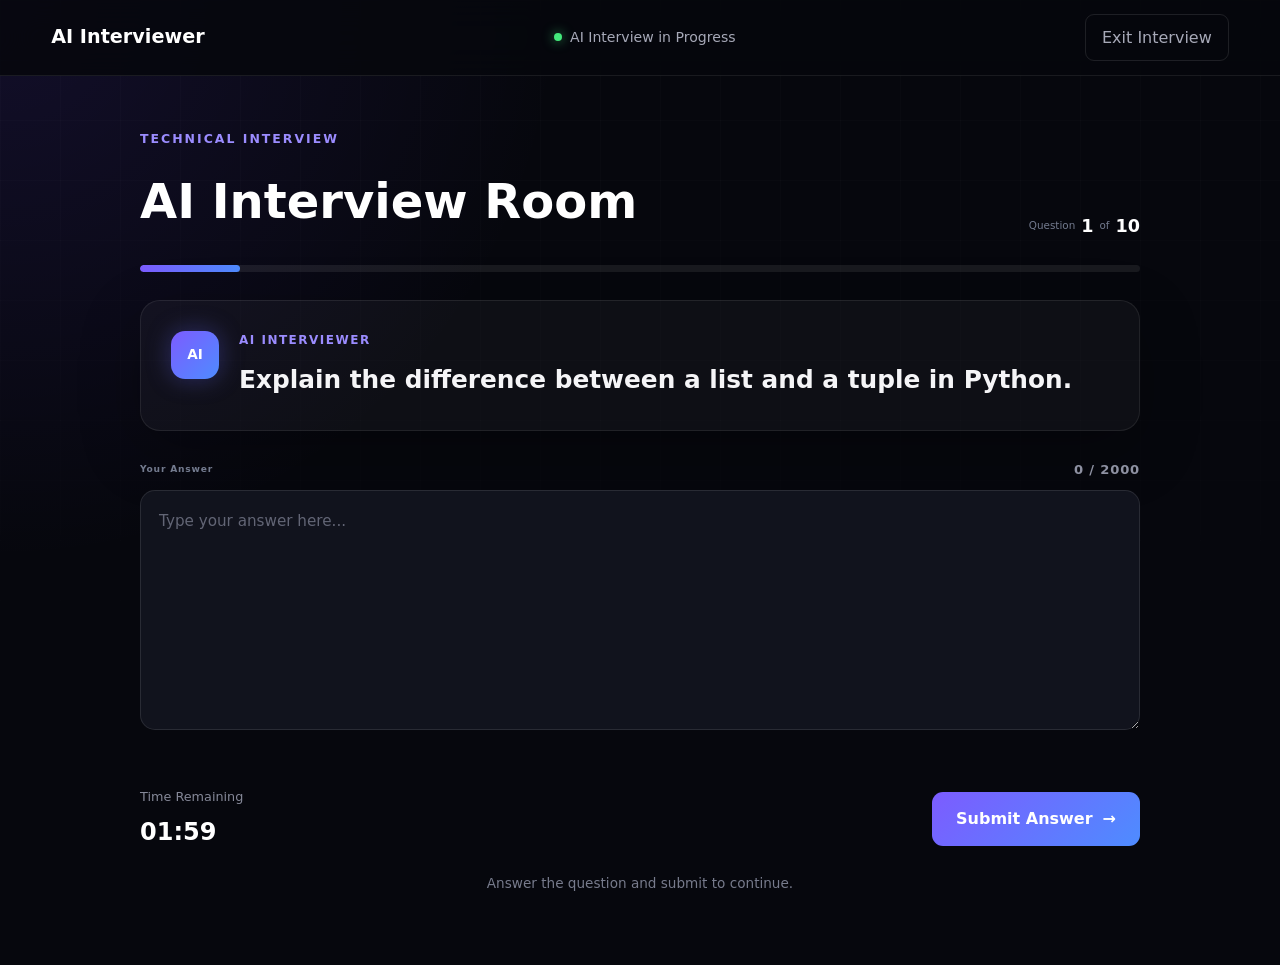
<file: frontend/pages/interview.html>
<!DOCTYPE html>
<html lang="en">

<head>
    <meta charset="UTF-8">

    <meta
        name="viewport"
        content="width=device-width, initial-scale=1.0"
    >

    <title>Interview Room | AI Interviewer</title>

    <link rel="stylesheet" href="../css/style.css">
    <link rel="stylesheet" href="../css/interview.css">
</head>

<body class="interview-room-page">

    <!-- ================================
         INTERVIEW NAVBAR
    ================================= -->

    <nav class="interview-navbar">

        <div class="interview-nav-container">

            <a href="../index.html" class="interview-logo">
                AI Interviewer
            </a>

            <div class="interview-status">
                <span class="status-dot"></span>
                AI Interview in Progress
            </div>

            <button
                type="button"
                id="exitInterview"
                class="exit-interview-btn"
            >
                Exit Interview
            </button>

        </div>

    </nav>


    <!-- ================================
         INTERVIEW ROOM
    ================================= -->

    <main class="interview-container">

        <!-- HEADER -->

        <section class="interview-header">

            <div>

                <span class="section-label">
                    TECHNICAL INTERVIEW
                </span>

                <h1>
                    AI Interview Room
                </h1>

            </div>

            <div class="question-progress">

                <span>
                    Question
                </span>

                <strong id="currentQuestion">
                    1
                </strong>

                <span>
                    of
                </span>

                <strong id="totalQuestions">
                    10
                </strong>

            </div>

        </section>


        <!-- PROGRESS BAR -->

        <div class="interview-progress">

            <div
                id="questionProgress"
                class="question-progress-fill"
            ></div>

        </div>


        <!-- QUESTION CARD -->

        <section class="question-card">

            <div class="ai-avatar">
                AI
            </div>

            <div class="question-content">

                <span class="question-label">
                    AI INTERVIEWER
                </span>

                <h2 id="questionText">
                    Explain the difference between a
                    list and a tuple in Python.
                </h2>

            </div>

        </section>


        <!-- ANSWER AREA -->

        <section class="answer-section">

            <div class="answer-header">

                <label for="answer">
                    Your Answer
                </label>

                <span id="characterCount">
                    0 / 2000
                </span>

            </div>

            <textarea
                id="answer"
                maxlength="2000"
                placeholder="Type your answer here..."
            ></textarea>

            <small
                id="answerError"
                class="field-error"
            ></small>

        </section>


        <!-- INTERVIEW CONTROLS -->

        <section class="interview-controls">

            <div class="timer-container">

                <span class="timer-label">
                    Time Remaining
                </span>

                <strong id="timer">
                    02:00
                </strong>

            </div>

            <button
                type="button"
                id="submitAnswer"
                class="submit-answer-btn"
            >
                Submit Answer
                <span>→</span>
            </button>

        </section>


        <!-- QUESTION NAVIGATION -->

        <div class="question-navigation">

            <span id="questionStatus">
                Answer the question and submit to continue.
            </span>

        </div>

    </main>


    <script src="../js/interview.js"></script>

</body>

</html>
</file>
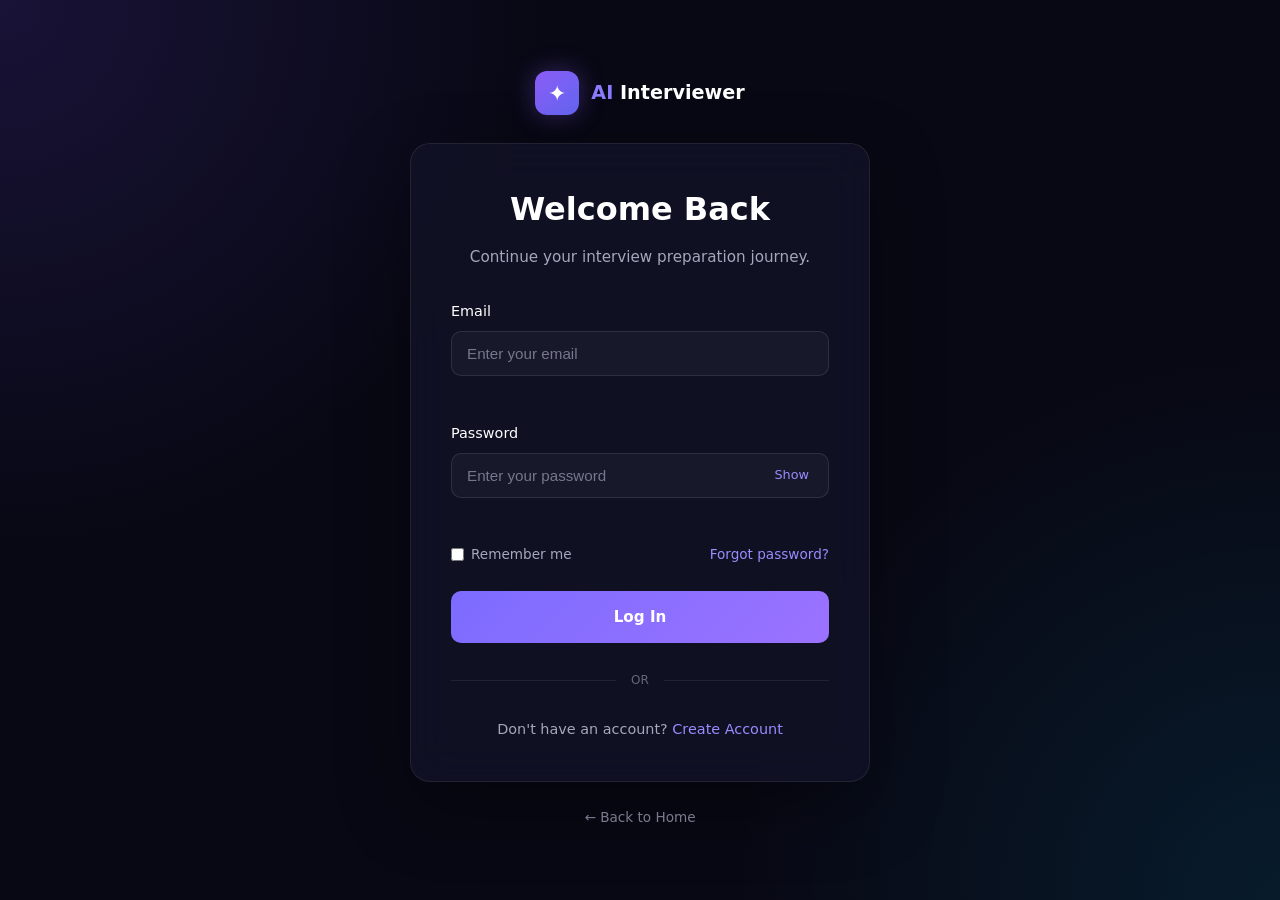
<file: frontend/pages/login.html>
<!DOCTYPE html>
<html lang="en">
<head>
    <meta charset="UTF-8">

    <meta
        name="viewport"
        content="width=device-width, initial-scale=1.0"
    >

    <title>Login | AI Interviewer</title>

    <link rel="stylesheet" href="../css/style.css">
    <link rel="stylesheet" href="../css/auth.css">
</head>

<body>

    <main class="auth-page">

        <div class="auth-container">

            <a href="../index.html" class="auth-logo">
                <div class="brand-icon">
                    <span>✦</span>
                </div>

                <div>
                    <strong>AI</strong> Interviewer
                </div>
            </a>


            <div class="auth-card">

                <div class="auth-header">

                    <h1>Welcome Back</h1>

                    <p>
                        Continue your interview preparation journey.
                    </p>

                </div>


                <form id="loginForm" novalidate>

                    <div class="form-group">

                        <label for="email">
                            Email
                        </label>

                        <input
                            type="email"
                            id="email"
                            name="email"
                            placeholder="Enter your email"
                            autocomplete="email"
                        >

                        <small
                            class="error-message"
                            id="emailError"
                        ></small>

                    </div>


                    <div class="form-group">

                        <label for="password">
                            Password
                        </label>

                        <div class="password-wrapper">

                            <input
                                type="password"
                                id="password"
                                name="password"
                                placeholder="Enter your password"
                                autocomplete="current-password"
                            >

                            <button
                                type="button"
                                class="password-toggle"
                                id="passwordToggle"
                                aria-label="Show password"
                            >
                                Show
                            </button>

                        </div>

                        <small
                            class="error-message"
                            id="passwordError"
                        ></small>

                    </div>


                    <div class="form-options">

                        <label class="remember-me">

                            <input
                                type="checkbox"
                                id="rememberMe"
                                name="rememberMe"
                            >

                            <span>Remember me</span>

                        </label>


                        <a href="#" class="forgot-password">
                            Forgot password?
                        </a>

                    </div>


                    <button
                        type="submit"
                        class="auth-submit"
                    >
                        Log In
                    </button>

                </form>


                <div class="auth-divider">
                    <span>OR</span>
                </div>


                <p class="auth-switch">
                    Don't have an account?
                    <a href="register.html">
                        Create Account
                    </a>
                </p>

            </div>


            <a href="../index.html" class="back-home">
                ← Back to Home
            </a>

        </div>

    </main>


    <script src="../js/auth.js"></script>

</body>
</html>
</file>
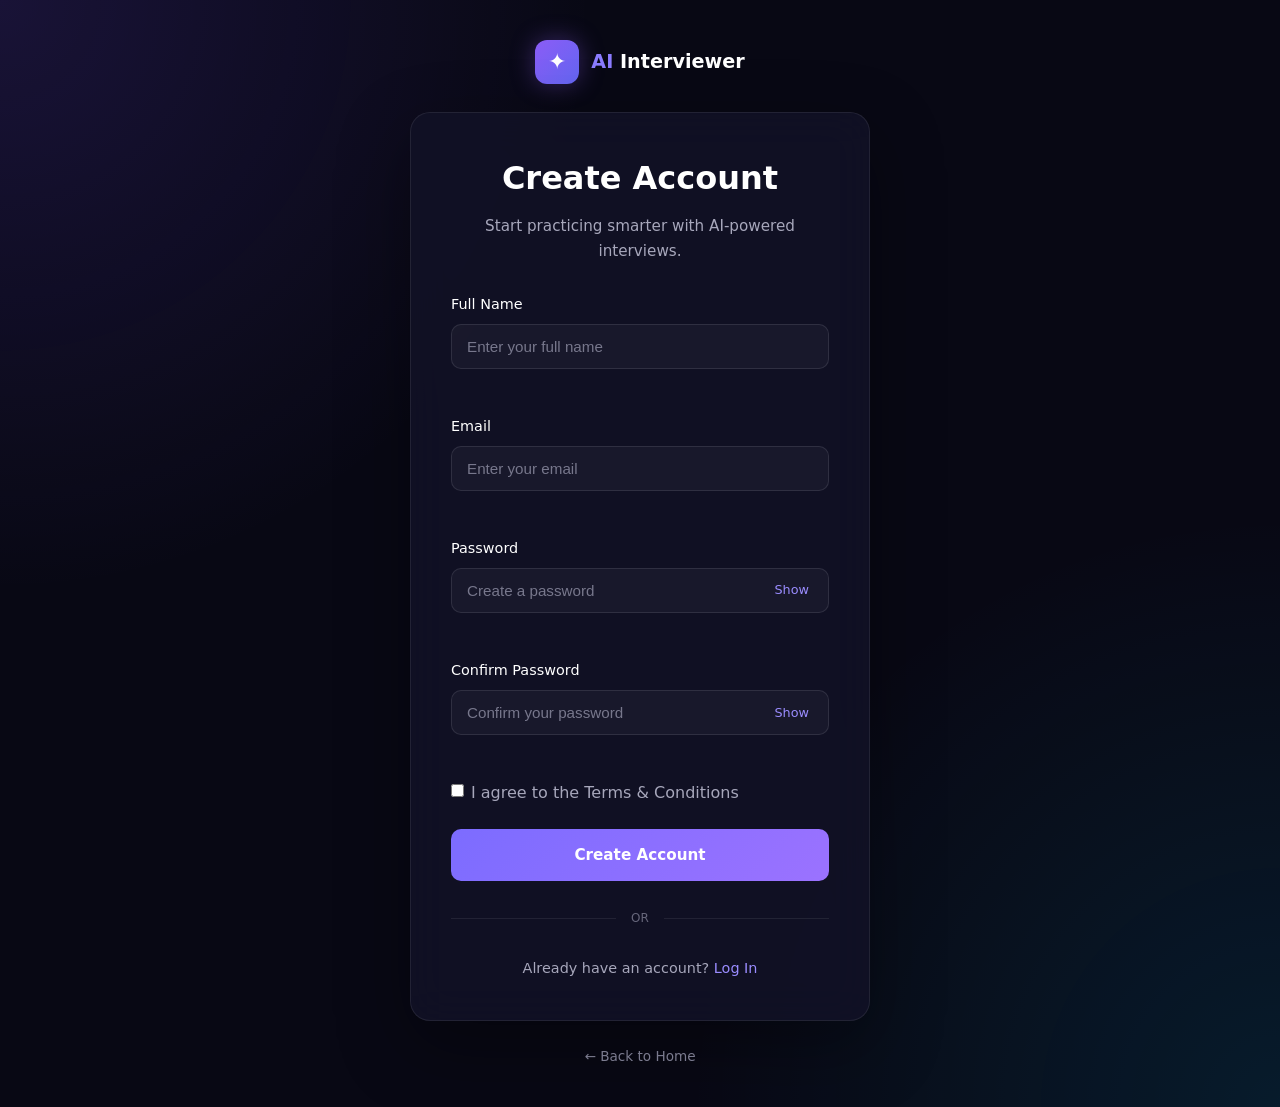
<file: frontend/pages/register.html>
<!DOCTYPE html>
<html lang="en">
<head>
    <meta charset="UTF-8">
    <meta name="viewport" content="width=device-width, initial-scale=1.0">

    <title>Create Account | AI Interviewer</title>

    <link rel="stylesheet" href="../css/style.css">
    <link rel="stylesheet" href="../css/auth.css">
</head>

<body>

    <main class="auth-page">

        <div class="auth-container">

            <!-- Logo -->
            <a href="../index.html" class="auth-logo">
                <div class="brand-icon">
                    <span>✦</span>
                </div>

                <div>
                    <strong>AI</strong> Interviewer
                </div>
            </a>


            <!-- Register Card -->
            <div class="auth-card">

                <div class="auth-header">
                    <h1>Create Account</h1>
                    <p>Start practicing smarter with AI-powered interviews.</p>
                </div>


                <form id="registerForm" novalidate>

                    <!-- Full Name -->
                    <div class="form-group">

                        <label for="fullName">
                            Full Name
                        </label>

                        <input
                            type="text"
                            id="fullName"
                            name="fullName"
                            placeholder="Enter your full name"
                            autocomplete="name"
                        >

                        <small
                            class="error-message"
                            id="nameError"
                        ></small>

                    </div>


                    <!-- Email -->
                    <div class="form-group">

                        <label for="registerEmail">
                            Email
                        </label>

                        <input
                            type="email"
                            id="registerEmail"
                            name="email"
                            placeholder="Enter your email"
                            autocomplete="email"
                        >

                        <small
                            class="error-message"
                            id="registerEmailError"
                        ></small>

                    </div>


                    <!-- Password -->
                    <div class="form-group">

                        <label for="registerPassword">
                            Password
                        </label>

                        <div class="password-wrapper">

                            <input
                                type="password"
                                id="registerPassword"
                                name="password"
                                placeholder="Create a password"
                                autocomplete="new-password"
                            >

                            <button
                                type="button"
                                class="password-toggle"
                                id="registerPasswordToggle"
                                aria-label="Show password"
                            >
                                Show
                            </button>

                        </div>

                        <small
                            class="error-message"
                            id="registerPasswordError"
                        ></small>

                    </div>


                    <!-- Confirm Password -->
                    <div class="form-group">

                        <label for="confirmPassword">
                            Confirm Password
                        </label>

                        <div class="password-wrapper">

                            <input
                                type="password"
                                id="confirmPassword"
                                name="confirmPassword"
                                placeholder="Confirm your password"
                                autocomplete="new-password"
                            >

                            <button
                                type="button"
                                class="password-toggle"
                                id="confirmPasswordToggle"
                                aria-label="Show password"
                            >
                                Show
                            </button>

                        </div>

                        <small
                            class="error-message"
                            id="confirmPasswordError"
                        ></small>

                    </div>


                    <!-- Terms -->
                    <label class="remember-me register-terms">

                        <input
                            type="checkbox"
                            id="terms"
                            name="terms"
                        >

                        <span>
                            I agree to the Terms & Conditions
                        </span>

                    </label>

                    <small
                        class="error-message"
                        id="termsError"
                    ></small>


                    <!-- Submit -->
                    <button
                        type="submit"
                        class="auth-submit"
                    >
                        Create Account
                    </button>

                </form>


                <!-- Divider -->
                <div class="auth-divider">
                    <span>OR</span>
                </div>


                <!-- Login -->
                <p class="auth-switch">

                    Already have an account?

                    <a href="login.html">
                        Log In
                    </a>

                </p>

            </div>


            <!-- Back -->
            <a
                href="../index.html"
                class="back-home"
            >
                ← Back to Home
            </a>

        </div>

    </main>


    <script src="../js/register.js"></script>

</body>
</html>
</file>
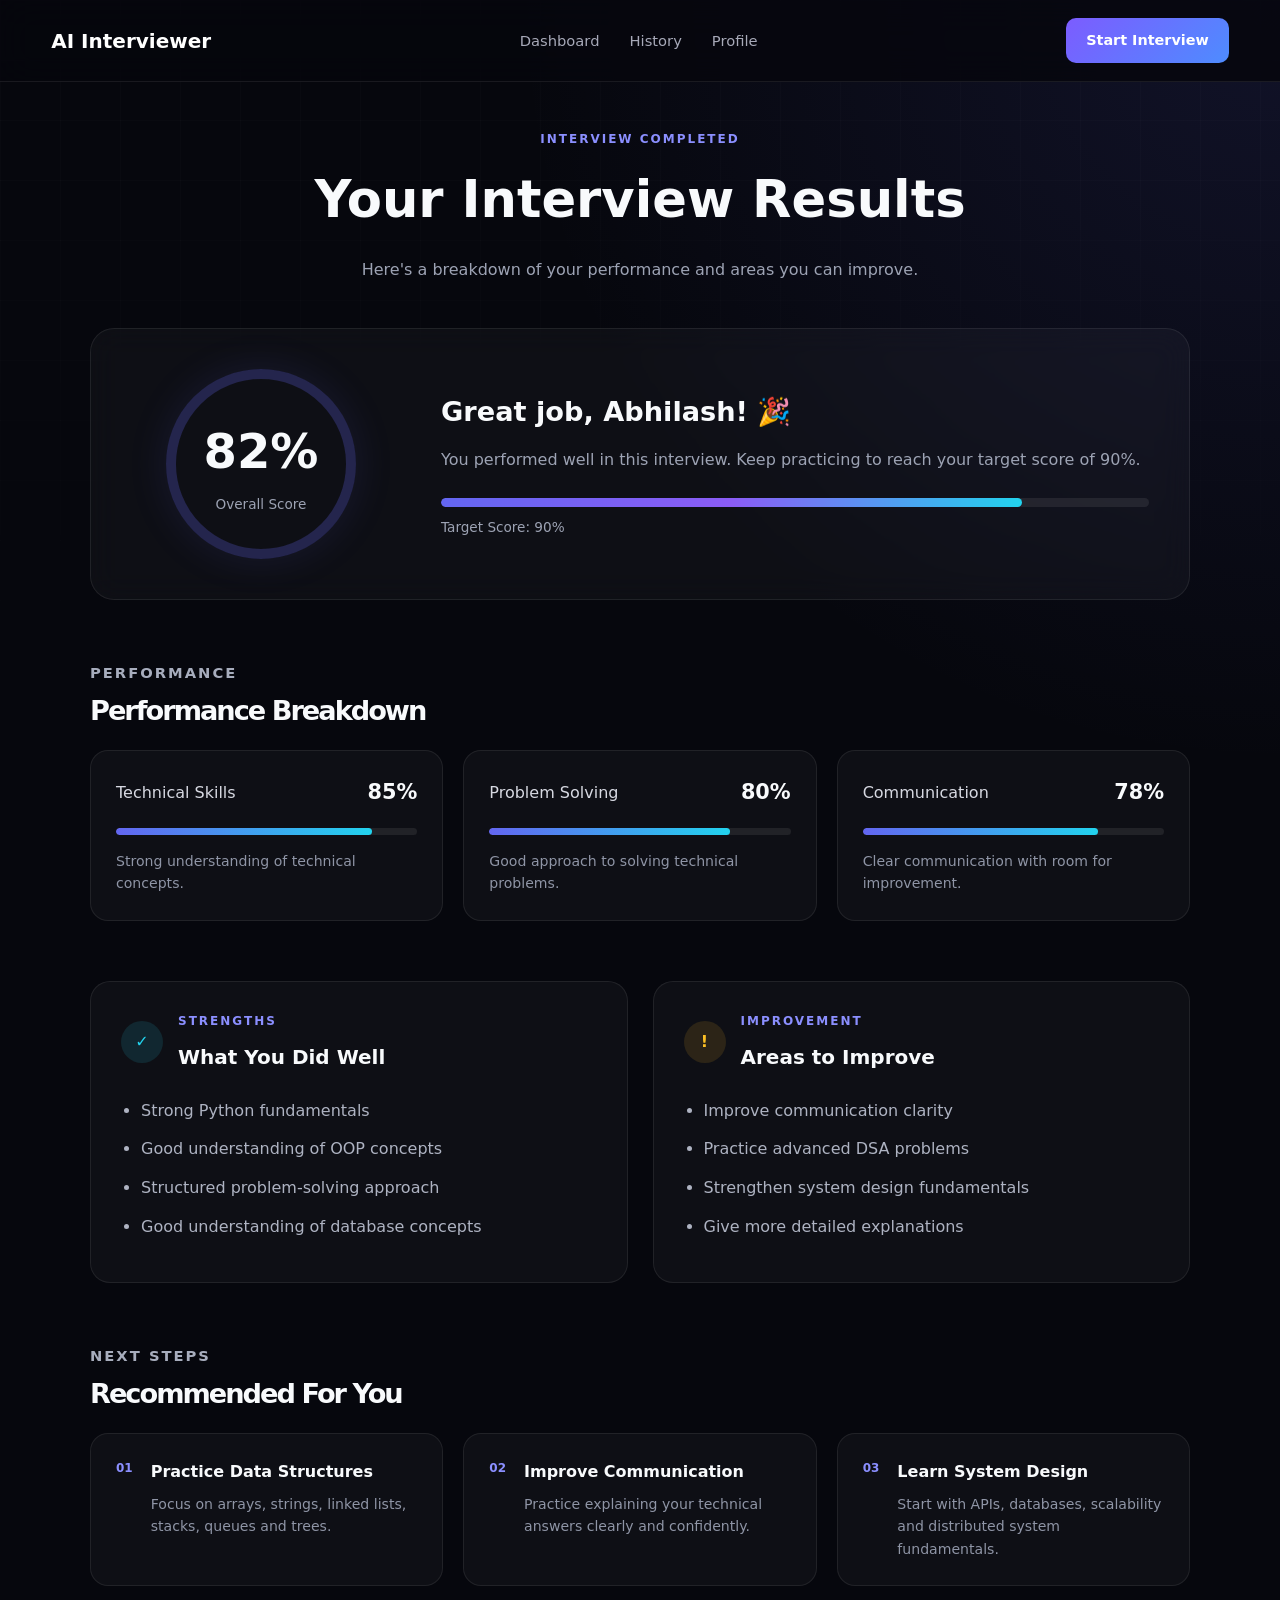
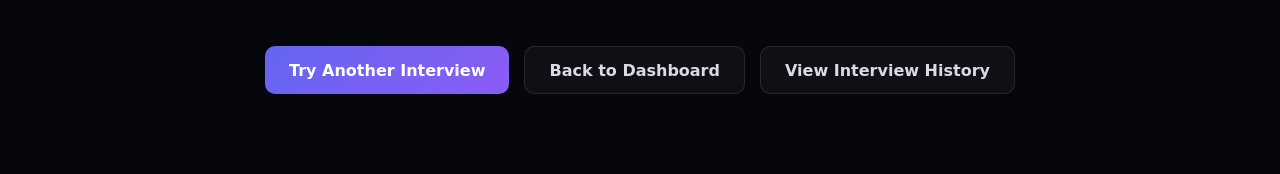
<file: frontend/pages/results.html>
<!DOCTYPE html>
<html lang="en">
<head>
    <meta charset="UTF-8">
    <meta name="viewport" content="width=device-width, initial-scale=1.0">

    <title>Interview Results | AI Interviewer</title>

    <link rel="stylesheet" href="../css/style.css">
    <link rel="stylesheet" href="../css/interview.css">
</head>

<body class="results-page">

    <!-- Navbar -->
    <nav class="dashboard-navbar">
        <div class="nav-container">

            <a href="../index.html" class="logo">
                AI Interviewer
            </a>

            <div class="dashboard-nav-links">
                <a href="dashboard.html">Dashboard</a>
                <a href="history.html">History</a>
                <a href="profile.html">Profile</a>
            </div>

            <a href="interview-setup.html" class="nav-start-btn">
                Start Interview
            </a>

        </div>
    </nav>


    <!-- Results Main Content -->
    <main class="results-container">

        <!-- Header -->
        <section class="results-header">

            <p class="results-label">
                INTERVIEW COMPLETED
            </p>

            <h1>Your Interview Results</h1>

            <p>
                Here's a breakdown of your performance and areas
                you can improve.
            </p>

        </section>


        <!-- Overall Score -->
        <section class="overall-score-card">

            <div class="score-circle">
                <span class="score-value">82%</span>
                <span class="score-label">Overall Score</span>
            </div>

            <div class="score-summary">

                <h2>Great job, Abhilash! 🎉</h2>

                <p>
                    You performed well in this interview.
                    Keep practicing to reach your target score of 90%.
                </p>

                <div class="score-progress">
                    <div class="score-progress-fill"></div>
                </div>

                <span class="target-score">
                    Target Score: 90%
                </span>

            </div>

        </section>


        <!-- Performance Breakdown -->
        <section class="results-section">

            <div class="section-heading">
                <p class="results-label">PERFORMANCE</p>
                <h2>Performance Breakdown</h2>
            </div>

            <div class="performance-grid">

                <div class="performance-card">

                    <div class="performance-card-header">
                        <span>Technical Skills</span>
                        <strong>85%</strong>
                    </div>

                    <div class="result-bar">
                        <div
                            class="result-bar-fill"
                            style="width: 85%;">
                        </div>
                    </div>

                    <p>
                        Strong understanding of technical concepts.
                    </p>

                </div>


                <div class="performance-card">

                    <div class="performance-card-header">
                        <span>Problem Solving</span>
                        <strong>80%</strong>
                    </div>

                    <div class="result-bar">
                        <div
                            class="result-bar-fill"
                            style="width: 80%;">
                        </div>
                    </div>

                    <p>
                        Good approach to solving technical problems.
                    </p>

                </div>


                <div class="performance-card">

                    <div class="performance-card-header">
                        <span>Communication</span>
                        <strong>78%</strong>
                    </div>

                    <div class="result-bar">
                        <div
                            class="result-bar-fill"
                            style="width: 78%;">
                        </div>
                    </div>

                    <p>
                        Clear communication with room for improvement.
                    </p>

                </div>

            </div>

        </section>


        <!-- Strengths / Weak Areas -->
        <section class="results-section">

            <div class="insights-grid">

                <!-- Strengths -->
                <div class="insight-card">

                    <div class="insight-header">
                        <span class="insight-icon">✓</span>

                        <div>
                            <p class="results-label">STRENGTHS</p>
                            <h2>What You Did Well</h2>
                        </div>
                    </div>

                    <ul class="insight-list">

                        <li>
                            Strong Python fundamentals
                        </li>

                        <li>
                            Good understanding of OOP concepts
                        </li>

                        <li>
                            Structured problem-solving approach
                        </li>

                        <li>
                            Good understanding of database concepts
                        </li>

                    </ul>

                </div>


                <!-- Weak Areas -->
                <div class="insight-card">

                    <div class="insight-header">
                        <span class="insight-icon warning-icon">!</span>

                        <div>
                            <p class="results-label">IMPROVEMENT</p>
                            <h2>Areas to Improve</h2>
                        </div>
                    </div>

                    <ul class="insight-list">

                        <li>
                            Improve communication clarity
                        </li>

                        <li>
                            Practice advanced DSA problems
                        </li>

                        <li>
                            Strengthen system design fundamentals
                        </li>

                        <li>
                            Give more detailed explanations
                        </li>

                    </ul>

                </div>

            </div>

        </section>


        <!-- Recommendations -->
        <section class="results-section">

            <div class="section-heading">
                <p class="results-label">NEXT STEPS</p>
                <h2>Recommended For You</h2>
            </div>

            <div class="recommendations-grid">

                <div class="recommendation-card">

                    <span class="recommendation-number">
                        01
                    </span>

                    <div>
                        <h3>Practice Data Structures</h3>

                        <p>
                            Focus on arrays, strings, linked lists,
                            stacks, queues and trees.
                        </p>
                    </div>

                </div>


                <div class="recommendation-card">

                    <span class="recommendation-number">
                        02
                    </span>

                    <div>
                        <h3>Improve Communication</h3>

                        <p>
                            Practice explaining your technical answers
                            clearly and confidently.
                        </p>
                    </div>

                </div>


                <div class="recommendation-card">

                    <span class="recommendation-number">
                        03
                    </span>

                    <div>
                        <h3>Learn System Design</h3>

                        <p>
                            Start with APIs, databases, scalability
                            and distributed system fundamentals.
                        </p>
                    </div>

                </div>

            </div>

        </section>


        <!-- Actions -->
        <section class="results-actions">

            <a
                href="interview-setup.html"
                class="results-primary-btn"
                id="retryInterview"
            >
                Try Another Interview
            </a>

            <a
                href="dashboard.html"
                class="results-secondary-btn"
            >
                Back to Dashboard
            </a>

            <a
                href="history.html"
                class="results-secondary-btn"
            >
                View Interview History
            </a>

        </section>

    </main>


    <script src="../js/results.js"></script>

</body>
</html>
</file>
<file: frontend/css/style.css>
/* =========================================
   AI INTERVIEWER
   GLOBAL DESIGN SYSTEM
========================================= */

:root {

    --bg: #06070d;
    --bg-soft: #0a0c14;
    --card: rgba(255, 255, 255, 0.045);
    --card-hover: rgba(255, 255, 255, 0.07);

    --border: rgba(255, 255, 255, 0.09);

    --text: #f8fafc;
    --text-soft: #a7adbd;
    --text-muted: #737b8f;

    --purple: #8b5cf6;
    --blue: #3b82f6;
    --cyan: #22d3ee;
    --pink: #ec4899;
    --green: #34d399;

    --gradient:
        linear-gradient(
            135deg,
            #8b5cf6,
            #3b82f6,
            #22d3ee
        );

    --container: 1180px;
}


/* =========================================
   RESET
========================================= */

* {
    margin: 0;
    padding: 0;
    box-sizing: border-box;
}

html {
    scroll-behavior: smooth;
}

body {

    min-height: 100vh;

    background: var(--bg);

    color: var(--text);

    font-family:
        Inter,
        ui-sans-serif,
        system-ui,
        -apple-system,
        BlinkMacSystemFont,
        "Segoe UI",
        sans-serif;

    line-height: 1.6;

    overflow-x: hidden;
}

body::before {

    content: "";

    position: fixed;

    inset: 0;

    pointer-events: none;

    background-image:
        linear-gradient(
            rgba(255,255,255,0.018) 1px,
            transparent 1px
        ),
        linear-gradient(
            90deg,
            rgba(255,255,255,0.018) 1px,
            transparent 1px
        );

    background-size: 60px 60px;

    mask-image:
        linear-gradient(
            to bottom,
            black,
            transparent 85%
        );

    z-index: -3;
}

a {
    color: inherit;
    text-decoration: none;
}

button {
    font: inherit;
}

.container {

    width: min(
        var(--container),
        calc(100% - 48px)
    );

    margin-inline: auto;
}


/* =========================================
   BACKGROUND EFFECTS
========================================= */

.background-effects {

    position: fixed;

    inset: 0;

    overflow: hidden;

    pointer-events: none;

    z-index: -2;
}

.glow {

    position: absolute;

    border-radius: 50%;

    filter: blur(100px);

    opacity: 0.18;

    animation:
        floatGlow 12s ease-in-out infinite;
}

.glow-one {

    width: 500px;
    height: 500px;

    top: -200px;
    left: -150px;

    background: var(--purple);
}

.glow-two {

    width: 450px;
    height: 450px;

    top: 30%;
    right: -200px;

    background: var(--blue);

    animation-delay: -4s;
}

.glow-three {

    width: 350px;
    height: 350px;

    bottom: 5%;
    left: 35%;

    background: var(--pink);

    animation-delay: -8s;
}

@keyframes floatGlow {

    0%,
    100% {
        transform: translate(0, 0);
    }

    50% {
        transform: translate(30px, -40px);
    }
}


/* =========================================
   NAVBAR
========================================= */

/* =====================================================
   NAVBAR
===================================================== */

.navbar {
    position: fixed;
    top: 0;
    left: 0;
    width: 100%;
    height: 96px;

    z-index: 1000;

    background: rgba(8, 8, 20, 0.82);
    backdrop-filter: blur(18px);
    -webkit-backdrop-filter: blur(18px);

    border-bottom: 1px solid rgba(255, 255, 255, 0.08);
}


.navbar-inner {
    height: 100%;

    display: flex;
    align-items: center;

    gap: 40px;
}


/* =====================================================
   LOGO
===================================================== */

.logo {
    display: flex;
    align-items: center;
    gap: 12px;

    color: #ffffff;
    text-decoration: none;

    font-size: 22px;
    font-weight: 600;

    white-space: nowrap;

    flex-shrink: 0;
}


.logo strong {
    color: #9b7cff;
}


.brand-icon {
    width: 44px;
    height: 44px;

    display: flex;
    align-items: center;
    justify-content: center;

    border-radius: 12px;

    background: linear-gradient(
        135deg,
        #8b5cf6,
        #6366f1
    );

    color: #ffffff;

    font-size: 22px;

    box-shadow:
        0 0 25px rgba(139, 92, 246, 0.35);
}


/* =====================================================
   NAVIGATION LINKS
===================================================== */

.nav-links {
    display: flex;
    align-items: center;

    gap: 34px;

    margin-left: auto;
}


.nav-links a {
    position: relative;

    color: rgba(255, 255, 255, 0.68);

    text-decoration: none;

    font-size: 15px;
    font-weight: 500;

    white-space: nowrap;

    transition:
        color 0.25s ease,
        transform 0.25s ease;
}


.nav-links a:hover {
    color: #ffffff;
    transform: translateY(-1px);
}


.nav-links a.active {
    color: #ffffff;
}


.nav-links a.active::after {
    content: "";

    position: absolute;

    left: 0;
    right: 0;
    bottom: -10px;

    height: 2px;

    border-radius: 10px;

    background: #8b5cf6;
}


/* =====================================================
   RIGHT SIDE BUTTONS
===================================================== */

.nav-buttons {
    display: flex;
    align-items: center;

    gap: 14px;

    margin-left: 10px;

    flex-shrink: 0;
}


.login-btn {
    display: inline-flex;
    align-items: center;
    justify-content: center;

    height: 44px;

    padding: 0 18px;

    color: #ffffff;

    text-decoration: none;

    font-size: 15px;
    font-weight: 500;

    white-space: nowrap;

    border-radius: 10px;

    transition:
        background 0.25s ease,
        color 0.25s ease;
}


.login-btn:hover {
    background: rgba(255, 255, 255, 0.07);
}


/* =====================================================
   GET STARTED BUTTON
===================================================== */

.get-started-btn {
    display: inline-flex;
    align-items: center;
    justify-content: center;

    gap: 10px;

    height: 46px;

    padding: 0 20px;

    color: #ffffff;

    text-decoration: none;

    font-size: 15px;
    font-weight: 600;

    white-space: nowrap;

    border-radius: 11px;

    background: linear-gradient(
        135deg,
        #8b5cf6,
        #6366f1
    );

    box-shadow:
        0 8px 25px rgba(99, 102, 241, 0.28);

    transition:
        transform 0.25s ease,
        box-shadow 0.25s ease;
}


.get-started-btn span {
    font-size: 18px;

    transition:
        transform 0.25s ease;
}


.get-started-btn:hover {
    transform: translateY(-2px);

    box-shadow:
        0 12px 30px rgba(99, 102, 241, 0.4);
}


.get-started-btn:hover span {
    transform: translateX(3px);
}


/* =====================================================
   MOBILE MENU BUTTON
===================================================== */

.menu-toggle {
    display: none;

    width: 44px;
    height: 44px;

    border: 0;

    border-radius: 10px;

    background: rgba(255, 255, 255, 0.06);

    cursor: pointer;

    flex-direction: column;
    align-items: center;
    justify-content: center;

    gap: 5px;
}


.menu-toggle span {
    width: 20px;
    height: 2px;

    border-radius: 10px;

    background: #ffffff;
}


/* =====================================================
   RESPONSIVE NAVBAR
===================================================== */

@media (max-width: 1050px) {

    .navbar-inner {
        gap: 20px;
    }

    .nav-links {
        gap: 20px;
    }

    .nav-links a {
        font-size: 14px;
    }

    .nav-buttons {
        gap: 8px;
    }

}


@media (max-width: 850px) {

    .navbar {
        height: 82px;
    }

    .navbar-inner {
        justify-content: space-between;
    }

    .nav-links,
    .nav-buttons {
        display: none;
    }

    .menu-toggle {
        display: flex;
    }

}

/* =========================================
   HERO
========================================= */

.hero {

    position: relative;

    min-height: 850px;

    padding-top: 170px;

    padding-bottom: 110px;

    display: flex;

    align-items: center;
}

.hero-grid {

    display: grid;

    grid-template-columns: 0.95fr 1.05fr;

    gap: 70px;

    align-items: center;
}

.status-pill {

    display: inline-flex;

    align-items: center;

    gap: 9px;

    padding: 7px 12px;

    border:
        1px solid rgba(139, 92, 246, 0.25);

    border-radius: 999px;

    background:
        rgba(139, 92, 246, 0.07);

    color: #c4b5fd;

    font-size: 0.72rem;

    font-weight: 700;

    letter-spacing: 0.2px;
}

.status-dot {

    width: 6px;

    height: 6px;

    border-radius: 50%;

    background: var(--green);

    box-shadow:
        0 0 10px var(--green);
}

.pill-arrow {

    color: var(--cyan);
}

.hero h1 {

    max-width: 700px;

    margin-top: 25px;

    font-size:
        clamp(3.4rem, 6vw, 6.2rem);

    line-height: 0.98;

    letter-spacing: -4px;

    font-weight: 800;
}

.hero h1 span {

    display: block;

    background:
        linear-gradient(
            100deg,
            #a78bfa,
            #60a5fa,
            #22d3ee
        );

    -webkit-background-clip: text;

    background-clip: text;

    color: transparent;
}

.hero-description {

    max-width: 590px;

    margin-top: 28px;

    color: var(--text-soft);

    font-size: 1.05rem;

    line-height: 1.8;
}

.hero-actions {

    display: flex;

    align-items: center;

    gap: 16px;

    margin-top: 35px;
}

.primary-button {

    display: inline-flex;

    align-items: center;

    gap: 14px;

    padding: 14px 19px;

    border-radius: 10px;

    background: var(--gradient);

    color: white;

    font-size: 0.88rem;

    font-weight: 800;

    box-shadow:
        0 10px 35px rgba(99, 102, 241, 0.25);

    transition:
        transform 0.25s ease,
        box-shadow 0.25s ease;
}

.primary-button:hover {

    transform:
        translateY(-3px);

    box-shadow:
        0 15px 45px rgba(99, 102, 241, 0.4);
}

.button-icon {

    display: grid;

    place-items: center;

    width: 25px;

    height: 25px;

    border-radius: 7px;

    background:
        rgba(255,255,255,0.15);
}

.secondary-button {

    display: inline-flex;

    align-items: center;

    gap: 10px;

    padding: 14px 5px;

    color: var(--text-soft);

    font-size: 0.88rem;

    font-weight: 600;

    transition:
        color 0.25s ease;
}

.secondary-button:hover {

    color: white;
}

.play-icon {

    width: 27px;

    height: 27px;

    display: grid;

    place-items: center;

    border:
        1px solid var(--border);

    border-radius: 50%;

    color: var(--cyan);

    font-size: 0.6rem;
}

.trust-row {

    display: flex;

    align-items: center;

    gap: 14px;

    margin-top: 48px;
}

.avatar-stack {

    display: flex;
}

.avatar {

    width: 29px;

    height: 29px;

    display: grid;

    place-items: center;

    margin-left: -6px;

    border:
        2px solid var(--bg);

    border-radius: 50%;

    background:
        linear-gradient(
            135deg,
            #312e81,
            #0f766e
        );

    color: white;

    font-size: 0.65rem;

    font-weight: 800;
}

.avatar:first-child {

    margin-left: 0;
}

.trust-text {

    display: flex;

    flex-direction: column;

    gap: 1px;
}

.stars {

    color: #fbbf24;

    font-size: 0.7rem;

    letter-spacing: 2px;
}

.trust-text span {

    color: var(--text-muted);

    font-size: 0.68rem;
}


/* =========================================
   AI VISUAL
========================================= */

.hero-visual {

    position: relative;

    min-height: 520px;

    display: flex;

    align-items: center;

    justify-content: center;
}

.ai-card {

    position: relative;

    width:
        min(560px, 100%);

    padding: 25px;

    border:
        1px solid rgba(255,255,255,0.11);

    border-radius: 20px;

    background:
        linear-gradient(
            145deg,
            rgba(255,255,255,0.09),
            rgba(255,255,255,0.025)
        );

    box-shadow:
        0 40px 100px rgba(0,0,0,0.4),
        inset 0 1px rgba(255,255,255,0.07);

    backdrop-filter: blur(25px);

    transform:
        perspective(1000px)
        rotateY(-4deg)
        rotateX(2deg);

    transition:
        transform 0.5s ease;
}

.ai-card:hover {

    transform:
        perspective(1000px)
        rotateY(0)
        rotateX(0)
        translateY(-8px);
}

.ai-card-header {

    display: flex;

    align-items: center;

    justify-content: space-between;
}

.ai-profile {

    display: flex;

    align-items: center;

    gap: 12px;
}

.ai-avatar {

    position: relative;

    width: 42px;

    height: 42px;

    display: grid;

    place-items: center;

    border-radius: 13px;

    background: var(--gradient);

    box-shadow:
        0 0 25px rgba(99,102,241,0.35);
}

.ai-core {

    width: 15px;

    height: 15px;

    border:
        2px solid white;

    border-radius: 50%;

    box-shadow:
        0 0 15px white;
}

.ai-profile strong {

    display: block;

    font-size: 0.83rem;
}

.ai-profile span {

    display: flex;

    align-items: center;

    gap: 5px;

    color: var(--text-muted);

    font-size: 0.65rem;
}

.ai-profile i {

    width: 5px;

    height: 5px;

    border-radius: 50%;

    background: var(--green);

    box-shadow:
        0 0 7px var(--green);
}

.question-number {

    color: white;

    font-size: 0.8rem;

    font-weight: 800;
}

.question-number span {

    color: var(--text-muted);

    font-weight: 500;
}

.question-progress {

    display: flex;

    align-items: center;

    gap: 10px;

    margin-top: 23px;
}

.progress-line {

    flex: 1;

    height: 4px;

    border-radius: 20px;

    background:
        rgba(255,255,255,0.08);

    overflow: hidden;
}

.progress-active {

    width: 30%;

    height: 100%;

    background: var(--gradient);

    border-radius: inherit;

    animation:
        progressPulse 3s ease-in-out infinite;
}

@keyframes progressPulse {

    0%,
    100% {
        width: 30%;
    }

    50% {
        width: 34%;
    }
}

.question-progress > span {

    color: var(--text-muted);

    font-size: 0.65rem;
}

.chat-message {

    margin-top: 35px;

    padding: 20px;

    border:
        1px solid rgba(139,92,246,0.13);

    border-radius: 13px;

    background:
        linear-gradient(
            135deg,
            rgba(139,92,246,0.09),
            rgba(59,130,246,0.035)
        );
}

.message-label {

    margin-bottom: 9px;

    color: #a78bfa;

    font-size: 0.58rem;

    font-weight: 800;

    letter-spacing: 1px;
}

.chat-message p {

    color: #d9deea;

    font-size: 0.88rem;

    line-height: 1.65;
}

.chat-message strong {

    color: white;
}

.answer-box {

    margin-top: 14px;

    padding: 17px;

    border:
        1px solid var(--border);

    border-radius: 12px;

    background:
        rgba(0,0,0,0.16);
}

.answer-header {

    display: flex;

    justify-content: space-between;

    margin-bottom: 9px;

    color: var(--text-muted);

    font-size: 0.57rem;

    font-weight: 800;

    letter-spacing: 0.8px;
}

.character-count {

    color: #636b7f;
}

.answer-box p {

    color: #8f98aa;

    font-size: 0.76rem;

    line-height: 1.65;
}

.ai-card-footer {

    display: flex;

    align-items: center;

    justify-content: space-between;

    margin-top: 20px;
}

.timer {

    display: flex;

    align-items: center;

    gap: 7px;

    color: var(--text-muted);

    font-size: 0.7rem;
}

.timer-dot {

    width: 6px;

    height: 6px;

    border-radius: 50%;

    background: var(--cyan);

    box-shadow:
        0 0 10px var(--cyan);
}

.mini-submit {

    padding: 9px 13px;

    border:
        1px solid rgba(139,92,246,0.3);

    border-radius: 8px;

    background:
        rgba(139,92,246,0.1);

    color: #c4b5fd;

    font-size: 0.65rem;

    font-weight: 700;

    cursor: pointer;
}


/* =========================================
   FLOATING ELEMENTS
========================================= */

.floating-score {

    position: absolute;

    right: -20px;

    bottom: 55px;

    display: flex;

    align-items: center;

    gap: 10px;

    padding: 12px;

    border:
        1px solid var(--border);

    border-radius: 13px;

    background:
        rgba(10,12,20,0.85);

    backdrop-filter: blur(20px);

    box-shadow:
        0 20px 50px rgba(0,0,0,0.35);

    animation:
        floating 4s ease-in-out infinite;
}

.score-ring {

    width: 43px;

    height: 43px;

    display: flex;

    align-items: center;

    justify-content: center;

    border:
        3px solid var(--green);

    border-radius: 50%;

    color: white;

    font-size: 0.8rem;

    font-weight: 800;

    box-shadow:
        0 0 15px rgba(52,211,153,0.25);
}

.score-ring small {

    font-size: 0.5rem;
}

.floating-score strong {

    display: block;

    color: white;

    font-size: 0.62rem;
}

.floating-score span {

    color: var(--text-muted);

    font-size: 0.55rem;
}

.floating-ai {

    position: absolute;

    left: -20px;

    top: 75px;

    padding: 8px 11px;

    border:
        1px solid rgba(34,211,238,0.18);

    border-radius: 8px;

    background:
        rgba(10,12,20,0.8);

    color: #67e8f9;

    font-size: 0.6rem;

    backdrop-filter: blur(15px);

    animation:
        floating 5s ease-in-out infinite reverse;
}

.pulse {

    display: inline-block;

    width: 5px;

    height: 5px;

    margin-right: 5px;

    border-radius: 50%;

    background: var(--cyan);

    box-shadow:
        0 0 10px var(--cyan);
}

.orbit {

    position: absolute;

    border:
        1px solid rgba(139,92,246,0.12);

    border-radius: 50%;

    pointer-events: none;
}

.orbit-one {

    width: 650px;

    height: 650px;
}

.orbit-two {

    width: 470px;

    height: 470px;

    border-color:
        rgba(34,211,238,0.08);
}

@keyframes floating {

    0%,
    100% {
        transform: translateY(0);
    }

    50% {
        transform: translateY(-12px);
    }
}


/* =========================================
   FEATURE STRIP
========================================= */

.feature-strip {

    border-top:
        1px solid var(--border);

    border-bottom:
        1px solid var(--border);

    background:
        rgba(255,255,255,0.015);
}

.strip-content {

    min-height: 70px;

    display: flex;

    align-items: center;

    justify-content: space-between;

    gap: 30px;
}

.strip-content > span {

    color: var(--text-muted);

    font-size: 0.72rem;
}

.strip-items {

    display: flex;

    gap: 30px;

    color: #8991a3;

    font-size: 0.68rem;
}


/* =========================================
   SECTIONS
========================================= */

.features-section,
.workflow-section,
.performance-section,
.cta-section {

    padding: 140px 0;
}

.section-heading {

    max-width: 680px;

    margin-bottom: 65px;
}

.section-heading.centered {

    margin-inline: auto;

    text-align: center;
}

.section-tag {

    color: #a78bfa;

    font-size: 0.62rem;

    font-weight: 800;

    letter-spacing: 1.8px;
}

.section-heading h2 {

    margin-top: 13px;

    font-size:
        clamp(2.3rem, 4vw, 4rem);

    line-height: 1.05;

    letter-spacing: -2px;
}

.section-heading h2 span {

    color: #8b5cf6;
}

.section-heading p {

    margin-top: 18px;

    color: var(--text-soft);

    font-size: 0.92rem;

    line-height: 1.8;
}


/* =========================================
   FEATURES
========================================= */

.feature-grid {

    display: grid;

    grid-template-columns: 1.3fr 1fr;

    gap: 18px;
}

.feature-card {

    position: relative;

    min-height: 320px;

    padding: 30px;

    overflow: hidden;

    border:
        1px solid var(--border);

    border-radius: 18px;

    background:
        linear-gradient(
            145deg,
            rgba(255,255,255,0.055),
            rgba(255,255,255,0.018)
        );

    transition:
        transform 0.35s ease,
        border-color 0.35s ease,
        background 0.35s ease;
}

.feature-card:hover {

    transform:
        translateY(-6px);

    border-color:
        rgba(139,92,246,0.28);

    background:
        var(--card-hover);
}

.feature-icon {

    width: 42px;

    height: 42px;

    display: grid;

    place-items: center;

    border-radius: 12px;

    font-size: 1rem;
}

.feature-icon.purple {

    background:
        rgba(139,92,246,0.12);

    color: #a78bfa;
}

.feature-icon.blue {

    background:
        rgba(59,130,246,0.12);

    color: #60a5fa;
}

.feature-icon.pink {

    background:
        rgba(236,72,153,0.12);

    color: #f472b6;
}

.feature-icon.green {

    background:
        rgba(52,211,153,0.12);

    color: #6ee7b7;
}

.feature-number {

    position: absolute;

    top: 32px;

    right: 30px;

    color: #4d5566;

    font-size: 0.65rem;

    font-weight: 700;
}

.feature-card h3 {

    margin-top: 25px;

    font-size: 1.15rem;
}

.feature-card > p {

    max-width: 500px;

    margin-top: 9px;

    color: var(--text-muted);

    font-size: 0.78rem;

    line-height: 1.7;
}


/* =========================================
   MINI CHAT
========================================= */

.mini-chat {

    position: absolute;

    right: 30px;

    bottom: 25px;

    width: 52%;

    display: flex;

    flex-direction: column;

    gap: 7px;
}

.mini-chat-message {

    padding: 7px 10px;

    border:
        1px solid var(--border);

    border-radius: 8px;

    background:
        rgba(255,255,255,0.035);

    color: #aab2c0;

    font-size: 0.6rem;
}

.user-message {

    align-self: flex-end;

    background:
        rgba(139,92,246,0.1);

    color: #c4b5fd;
}

.typing {

    color: #626b7d;

    font-size: 0.55rem;
}


/* =========================================
   FEEDBACK
========================================= */

.feedback-bars {

    position: absolute;

    right: 30px;

    bottom: 35px;

    width:
        calc(100% - 60px);
}

.feedback-bars > div:not(.bar) {

    display: flex;

    justify-content: space-between;

    color: #727b8d;

    font-size: 0.58rem;
}

.feedback-bars strong {

    color: #aeb6c5;
}

.bar {

    height: 4px;

    margin: 5px 0 12px;

    border-radius: 10px;

    background:
        rgba(255,255,255,0.06);

    overflow: hidden;
}

.bar span {

    display: block;

    height: 100%;

    border-radius: inherit;

    background: var(--gradient);
}


/* =========================================
   ADAPTIVE
========================================= */

.adaptive-flow {

    position: absolute;

    bottom: 40px;

    left: 30px;

    display: flex;

    align-items: center;

    gap: 8px;

    color: #596174;

    font-size: 0.65rem;
}

.adaptive-flow span {

    padding: 7px 9px;

    border:
        1px solid var(--border);

    border-radius: 7px;
}

.adaptive-flow span.active {

    border-color:
        rgba(139,92,246,0.4);

    background:
        rgba(139,92,246,0.1);

    color: #c4b5fd;
}


/* =========================================
   CHART
========================================= */

.mini-chart {

    position: absolute;

    left: 30px;

    right: 30px;

    bottom: 25px;

    height: 85px;

    border-bottom:
        1px solid var(--border);
}

.chart-line {

    position: absolute;

    left: 5%;

    right: 5%;

    bottom: 15px;

    height: 50px;

    border-top:
        2px solid #34d399;

    transform:
        skewY(-12deg)
        rotate(-1deg);

    filter:
        drop-shadow(
            0 0 6px rgba(52,211,153,0.4)
        );
}

.chart-points {

    position: absolute;

    inset: auto 0 0;

    display: flex;

    justify-content: space-between;

    color: #657084;

    font-size: 0.55rem;
}


/* =========================================
   WORKFLOW
========================================= */

.workflow {

    position: relative;

    display: grid;

    grid-template-columns:
        repeat(4, 1fr);

    gap: 25px;
}

.workflow-line {

    position: absolute;

    top: 28px;

    left: 10%;

    right: 10%;

    height: 1px;

    background:
        linear-gradient(
            90deg,
            transparent,
            rgba(139,92,246,0.35),
            transparent
        );
}

.workflow-step {

    position: relative;

    text-align: center;
}

.step-number {

    position: relative;

    width: 56px;

    height: 56px;

    display: grid;

    place-items: center;

    margin:
        0 auto 25px;

    border:
        1px solid rgba(139,92,246,0.3);

    border-radius: 50%;

    background: var(--bg);

    color: #a78bfa;

    font-size: 0.65rem;

    font-weight: 800;

    box-shadow:
        0 0 30px rgba(139,92,246,0.1);
}

.workflow-step h3 {

    font-size: 1rem;
}

.workflow-step p {

    max-width: 200px;

    margin: 9px auto;

    color: var(--text-muted);

    font-size: 0.73rem;

    line-height: 1.7;
}


/* =========================================
   PERFORMANCE
========================================= */

.performance-section {

    background:
        linear-gradient(
            180deg,
            transparent,
            rgba(139,92,246,0.035),
            transparent
        );
}

.performance-grid {

    display: grid;

    grid-template-columns:
        0.8fr 1.2fr;

    gap: 90px;

    align-items: center;
}

.performance-content h2 {

    margin-top: 13px;

    font-size:
        clamp(2.3rem, 4vw, 3.6rem);

    line-height: 1.05;

    letter-spacing: -2px;
}

.performance-content h2 span {

    color: #8b5cf6;
}

.performance-content p {

    max-width: 500px;

    margin-top: 20px;

    color: var(--text-soft);

    font-size: 0.9rem;

    line-height: 1.8;
}

.text-button {

    display: inline-block;

    margin-top: 25px;

    color: #a78bfa;

    font-size: 0.78rem;

    font-weight: 700;
}

.performance-dashboard {

    padding: 28px;

    border:
        1px solid var(--border);

    border-radius: 18px;

    background:
        linear-gradient(
            145deg,
            rgba(255,255,255,0.06),
            rgba(255,255,255,0.02)
        );
}

.dashboard-top {

    display: flex;

    justify-content: space-between;

    align-items: flex-start;
}

.dashboard-top span {

    color: var(--text-muted);

    font-size: 0.65rem;
}

.dashboard-top h3 {

    margin-top: 5px;

    font-size: 2.5rem;
}

.growth {

    padding: 6px 9px;

    border:
        1px solid rgba(52,211,153,0.15);

    border-radius: 7px;

    background:
        rgba(52,211,153,0.07);

    color: #6ee7b7 !important;

    font-size: 0.65rem !important;
}

.performance-chart {

    display: flex;

    height: 230px;

    margin-top: 25px;

    border-bottom:
        1px solid var(--border);
}

.chart-y {

    width: 35px;

    display: flex;

    flex-direction: column;

    justify-content: space-between;

    padding-bottom: 25px;

    color: #4e5769;

    font-size: 0.55rem;
}

.bars {

    flex: 1;

    display: flex;

    align-items: flex-end;

    justify-content: space-around;

    gap: 25px;

    padding: 0 20px;
}

.bar-column {

    height: 100%;

    display: flex;

    flex: 1;

    flex-direction: column;

    justify-content: flex-end;

    align-items: center;

    gap: 8px;
}

.bar-value {

    width: 55px;

    max-width: 100%;

    display: flex;

    align-items: flex-start;

    justify-content: center;

    padding-top: 8px;

    border:
        1px solid rgba(139,92,246,0.2);

    border-bottom: none;

    border-radius:
        8px 8px 0 0;

    background:
        linear-gradient(
            180deg,
            rgba(139,92,246,0.25),
            rgba(139,92,246,0.05)
        );

    color: #a78bfa;

    font-size: 0.55rem;
}

.active-bar .bar-value {

    border-color:
        rgba(34,211,238,0.3);

    background:
        linear-gradient(
            180deg,
            rgba(34,211,238,0.3),
            rgba(59,130,246,0.06)
        );

    color: #67e8f9;
}

.bar-column small {

    color: #596174;

    font-size: 0.5rem;
}

.performance-metrics {

    display: grid;

    grid-template-columns:
        repeat(3, 1fr);

    gap: 10px;

    margin-top: 22px;
}

.performance-metrics div {

    padding: 12px;

    border:
        1px solid var(--border);

    border-radius: 9px;
}

.performance-metrics span {

    display: block;

    color: var(--text-muted);

    font-size: 0.55rem;
}

.performance-metrics strong {

    display: block;

    margin-top: 4px;

    font-size: 0.8rem;
}


/* =========================================
   CTA
========================================= */

.cta-card {

    position: relative;

    min-height: 330px;

    display: flex;

    align-items: center;

    padding: 60px;

    overflow: hidden;

    border:
        1px solid rgba(139,92,246,0.25);

    border-radius: 25px;

    background:
        radial-gradient(
            circle at 75% 50%,
            rgba(139,92,246,0.16),
            transparent 35%
        ),
        linear-gradient(
            135deg,
            rgba(139,92,246,0.1),
            rgba(59,130,246,0.04)
        );
}

.cta-content {

    position: relative;

    z-index: 2;

    max-width: 600px;
}

.cta-content h2 {

    margin-top: 12px;

    font-size:
        clamp(2.3rem, 4vw, 3.5rem);

    line-height: 1;

    letter-spacing: -2px;
}

.cta-content p {

    max-width: 500px;

    margin:
        18px 0 27px;

    color: var(--text-soft);

    font-size: 0.85rem;
}

.cta-orb {

    position: absolute;

    right: 100px;

    width: 210px;

    height: 210px;

    display: grid;

    place-items: center;

    border:
        1px solid rgba(139,92,246,0.18);

    border-radius: 50%;

    box-shadow:
        0 0 100px rgba(139,92,246,0.15);
}

.orb-core {

    width: 90px;

    height: 90px;

    display: grid;

    place-items: center;

    border-radius: 50%;

    background: var(--gradient);

    font-size: 2rem;

    box-shadow:
        0 0 60px rgba(139,92,246,0.5);

    animation:
        orbPulse 3s ease-in-out infinite;
}

@keyframes orbPulse {

    0%,
    100% {
        transform: scale(1);
    }

    50% {
        transform: scale(1.08);
    }
}


/* =========================================
   FOOTER
========================================= */

.footer {

    border-top:
        1px solid var(--border);

    background: #04050a;
}

.footer-inner {

    min-height: 100px;

    display: grid;

    grid-template-columns:
        1fr auto auto;

    align-items: center;

    gap: 50px;
}

.footer-brand p {

    margin-top: 6px;

    color: var(--text-muted);

    font-size: 0.65rem;
}

.footer-links {

    display: flex;

    gap: 22px;
}

.footer-links a {

    color: var(--text-muted);

    font-size: 0.65rem;
}

.footer-links a:hover {

    color: white;
}

.footer-copy {

    color: #4d5565;

    font-size: 0.6rem;
}


/* =========================================
   RESPONSIVE
========================================= */

@media (max-width: 1050px) {

    .hero-grid {

        gap: 40px;
    }

    .hero h1 {

        font-size:
            clamp(3rem, 6vw, 5rem);
    }

    .floating-score {

        right: -5px;
    }

    .floating-ai {

        left: -5px;
    }

    .orbit {

        display: none;
    }

    .performance-grid {

        gap: 50px;
    }
}


@media (max-width: 850px) {

    .hero {

        padding-top: 140px;
    }

    .hero-grid {

        grid-template-columns: 1fr;
    }

    .hero-content {

        text-align: center;
    }

    .hero-description {

        margin-inline: auto;
    }

    .hero-actions {

        justify-content: center;
    }

    .trust-row {

        justify-content: center;
    }

    .feature-grid {

        grid-template-columns: 1fr;
    }

    .workflow {

        grid-template-columns:
            repeat(2, 1fr);

        row-gap: 50px;
    }

    .workflow-line {

        display: none;
    }

    .performance-grid {

        grid-template-columns: 1fr;
    }

    .footer-inner {

        grid-template-columns: 1fr;

        padding: 30px 0;

        gap: 20px;
    }
}


@media (max-width: 600px) {

    .container {

        width:
            min(
                var(--container),
                calc(100% - 32px)
            );
    }

    .hero {

        padding-top: 125px;

        padding-bottom: 70px;
    }

    .hero h1 {

        font-size:
            clamp(2.7rem, 13vw, 4rem);

        letter-spacing: -2.5px;
    }

    .hero-description {

        font-size: 0.9rem;
    }

    .hero-actions {

        flex-direction: column;

        align-items: stretch;
    }

    .primary-button,
    .secondary-button {

        justify-content: center;
    }

    .hero-visual {

        min-height: 430px;
    }

    .ai-card {

        padding: 18px;
    }

    .floating-score {

        right: -5px;

        bottom: 20px;
    }

    .floating-ai {

        left: -5px;

        top: 35px;
    }

    .strip-content {

        flex-direction: column;

        align-items: flex-start;

        padding: 22px 0;

        gap: 15px;
    }

    .strip-items {

        flex-wrap: wrap;

        gap: 10px 20px;
    }

    .features-section,
    .workflow-section,
    .performance-section,
    .cta-section {

        padding: 90px 0;
    }

    .section-heading h2,
    .performance-content h2 {

        font-size: 2.3rem;
    }

    .feature-card {

        min-height: 300px;
    }

    .workflow {

        grid-template-columns: 1fr;
    }

    .performance-dashboard {

        padding: 18px;
    }

    .bars {

        gap: 10px;

        padding: 0 5px;
    }

    .bar-value {

        width: 42px;
    }

    .performance-metrics {

        grid-template-columns: 1fr;
    }

    .cta-card {

        padding: 40px 25px;

        min-height: 430px;
    }

    .cta-orb {

        right: -45px;

        bottom: -40px;

        width: 190px;

        height: 190px;
    }

    .footer-links {

        flex-wrap: wrap;
    }
}


/* =========================================
   SCROLL REVEAL
========================================= */

.reveal {

    opacity: 0;

    transform:
        translateY(30px);

    transition:
        opacity 0.7s ease,
        transform 0.7s ease;
}

.reveal.revealed {

    opacity: 1;

    transform:
        translateY(0);
}
/* =====================================================
   MOBILE NAVIGATION OPEN STATE
===================================================== */

@media (max-width: 850px) {

    .nav-links.open {
        display: flex;

        position: absolute;

        top: 82px;
        left: 20px;
        right: 20px;

        flex-direction: column;

        align-items: stretch;

        gap: 0;

        padding: 15px;

        background: rgba(12, 12, 28, 0.97);

        backdrop-filter: blur(20px);

        border: 1px solid rgba(255, 255, 255, 0.08);

        border-radius: 16px;

        box-shadow:
            0 20px 50px rgba(0, 0, 0, 0.35);
    }


    .nav-links.open a {
        padding: 14px 16px;

        border-radius: 10px;
    }


    .nav-links.open a:hover {
        background: rgba(255, 255, 255, 0.06);
    }


    .nav-links.open a.active::after {
        display: none;
    }


    .menu-toggle.active span:nth-child(1) {
        transform: translateY(7px) rotate(45deg);
    }


    .menu-toggle.active span:nth-child(2) {
        opacity: 0;
    }


    .menu-toggle.active span:nth-child(3) {
        transform: translateY(-7px) rotate(-45deg);
    }


    .menu-toggle span {
        transition:
            transform 0.25s ease,
            opacity 0.25s ease;
    }

}
/* =====================================================
   MOBILE NAVIGATION OPEN STATE
===================================================== */

@media (max-width: 850px) {

    .nav-links.open {
        display: flex;

        position: absolute;

        top: 82px;
        left: 20px;
        right: 20px;

        flex-direction: column;

        align-items: stretch;

        gap: 0;

        padding: 15px;

        background: rgba(12, 12, 28, 0.97);

        backdrop-filter: blur(20px);

        border: 1px solid rgba(255, 255, 255, 0.08);

        border-radius: 16px;

        box-shadow:
            0 20px 50px rgba(0, 0, 0, 0.35);
    }


    .nav-links.open a {
        padding: 14px 16px;

        border-radius: 10px;
    }


    .nav-links.open a:hover {
        background: rgba(255, 255, 255, 0.06);
    }


    .nav-links.open a.active::after {
        display: none;
    }


    .menu-toggle.active span:nth-child(1) {
        transform: translateY(7px) rotate(45deg);
    }


    .menu-toggle.active span:nth-child(2) {
        opacity: 0;
    }


    .menu-toggle.active span:nth-child(3) {
        transform: translateY(-7px) rotate(-45deg);
    }


    .menu-toggle span {
        transition:
            transform 0.25s ease,
            opacity 0.25s ease;
    }

}
</file>
<file: frontend/css/dashboard.css>
/* =========================
   DASHBOARD BASE
========================= */

body {
    background:
        radial-gradient(
            circle at 10% 10%,
            rgba(124, 58, 237, 0.12),
            transparent 35%
        ),
        radial-gradient(
            circle at 90% 20%,
            rgba(59, 130, 246, 0.10),
            transparent 35%
        ),
        #06070d;

    color: #ffffff;
}


/* =========================
   NAVBAR
========================= */

.dashboard-navbar {
    position: fixed;
    top: 0;
    left: 0;
    width: 100%;
    height: 82px;
    z-index: 1000;

    background: rgba(8, 8, 20, 0.88);
    backdrop-filter: blur(18px);
    -webkit-backdrop-filter: blur(18px);

    border-bottom: 1px solid rgba(255, 255, 255, 0.08);
}

.dashboard-nav-inner {
    max-width: 1180px;
    height: 100%;
    margin: 0 auto;
    padding: 0 20px;

    display: flex;
    align-items: center;
    gap: 40px;
}

.dashboard-logo {
    display: flex;
    align-items: center;
    gap: 12px;

    color: #ffffff;
    text-decoration: none;

    font-size: 18px;
    font-weight: 500;

    flex-shrink: 0;
}

.dashboard-logo strong {
    font-weight: 800;
}

.dashboard-logo .brand-icon {
    width: 38px;
    height: 38px;

    display: grid;
    place-items: center;

    border-radius: 11px;

    background:
        linear-gradient(
            135deg,
            #7c3aed,
            #2563eb
        );

    box-shadow:
        0 8px 30px rgba(124, 58, 237, 0.3);
}

.dashboard-nav-links {
    display: flex;
    align-items: center;
    gap: 30px;

    margin-left: auto;
}

.dashboard-nav-links a {
    position: relative;

    color: rgba(255, 255, 255, 0.65);
    text-decoration: none;

    font-size: 14px;
    font-weight: 500;

    padding: 10px 0;

    transition:
        color 0.25s ease;
}

.dashboard-nav-links a:hover,
.dashboard-nav-links a.active {
    color: #ffffff;
}

.dashboard-nav-links a.active::after {
    content: "";

    position: absolute;
    left: 0;
    right: 0;
    bottom: 0;

    height: 2px;

    border-radius: 2px;

    background: #8b5cf6;
}

.dashboard-start-btn,
.dashboard-primary-btn {
    display: inline-flex;
    align-items: center;
    justify-content: center;
    gap: 10px;

    padding: 12px 18px;

    color: #ffffff;
    text-decoration: none;

    border-radius: 11px;

    background:
        linear-gradient(
            135deg,
            #7c3aed,
            #2563eb
        );

    font-size: 14px;
    font-weight: 600;

    transition:
        transform 0.25s ease,
        box-shadow 0.25s ease;
}

.dashboard-start-btn:hover,
.dashboard-primary-btn:hover {
    transform: translateY(-2px);

    box-shadow:
        0 12px 30px rgba(99, 102, 241, 0.25);
}


/* =========================
   PAGE
========================= */

.dashboard-page {
    padding-top: 82px;
    min-height: 100vh;
}

.dashboard-container {
    width: min(1180px, calc(100% - 40px));
    margin: 0 auto;

    padding: 55px 0 70px;
}


/* =========================
   WELCOME
========================= */

.dashboard-welcome {
    display: flex;
    align-items: flex-end;
    justify-content: space-between;
    gap: 30px;

    margin-bottom: 35px;
}

.dashboard-eyebrow,
.panel-eyebrow {
    display: block;

    margin-bottom: 10px;

    color: #8b5cf6;

    font-size: 11px;
    font-weight: 700;
    letter-spacing: 0.16em;
}

.dashboard-welcome h1 {
    margin: 0 0 10px;

    font-size: clamp(30px, 4vw, 44px);
    line-height: 1.1;
}

.dashboard-welcome p {
    margin: 0;

    color: rgba(255, 255, 255, 0.58);

    font-size: 15px;
}


/* =========================
   STATS
========================= */

.dashboard-stats {
    display: grid;
    grid-template-columns: repeat(4, 1fr);
    gap: 18px;

    margin-bottom: 24px;
}

.stat-card {
    display: flex;
    align-items: center;
    gap: 15px;

    padding: 22px;

    background: rgba(255, 255, 255, 0.035);

    border: 1px solid rgba(255, 255, 255, 0.08);

    border-radius: 18px;

    transition:
        transform 0.25s ease,
        border-color 0.25s ease;
}

.stat-card:hover {
    transform: translateY(-3px);

    border-color: rgba(139, 92, 246, 0.4);
}

.stat-icon {
    width: 45px;
    height: 45px;

    display: grid;
    place-items: center;

    border-radius: 13px;

    background: rgba(139, 92, 246, 0.12);

    font-size: 20px;
}

.stat-label {
    display: block;

    margin-bottom: 5px;

    color: rgba(255, 255, 255, 0.5);

    font-size: 12px;
}

.stat-value {
    font-size: 25px;
}


/* =========================
   PANELS
========================= */

.dashboard-grid {
    display: grid;
    grid-template-columns: 1.35fr 1fr;
    gap: 20px;

    margin-bottom: 20px;
}

.dashboard-panel {
    padding: 25px;

    background: rgba(255, 255, 255, 0.035);

    border: 1px solid rgba(255, 255, 255, 0.08);

    border-radius: 20px;
}

.panel-header {
    display: flex;
    align-items: flex-start;
    justify-content: space-between;
    gap: 20px;

    margin-bottom: 24px;
}

.panel-header h2 {
    margin: 0;

    font-size: 20px;
}

.panel-header > a {
    color: #a78bfa;
    text-decoration: none;

    font-size: 13px;
}

.growth-badge {
    padding: 6px 10px;

    border-radius: 20px;

    background: rgba(34, 197, 94, 0.1);
    color: #86efac;

    font-size: 12px;
    font-weight: 600;
}


/* =========================
   INTERVIEW LIST
========================= */

.interview-list {
    display: flex;
    flex-direction: column;
}

.interview-item {
    display: flex;
    align-items: center;
    justify-content: space-between;

    padding: 16px 0;

    border-bottom: 1px solid rgba(255, 255, 255, 0.07);
}

.interview-item:last-child {
    border-bottom: none;
}

.interview-info {
    display: flex;
    align-items: center;
    gap: 13px;
}

.interview-type-icon {
    width: 42px;
    height: 42px;

    display: grid;
    place-items: center;

    border-radius: 12px;

    background: rgba(255, 255, 255, 0.05);

    font-size: 18px;
}

.interview-item h3 {
    margin: 0 0 4px;

    font-size: 14px;
}

.interview-item p {
    margin: 0;

    color: rgba(255, 255, 255, 0.45);

    font-size: 12px;
}

.interview-score {
    text-align: right;
}

.interview-score strong {
    display: block;

    color: #a78bfa;

    font-size: 17px;
}

.interview-score span {
    color: rgba(255, 255, 255, 0.4);

    font-size: 11px;
}


/* =========================
   PERFORMANCE
========================= */

.performance-chart {
    height: 180px;

    display: flex;
    align-items: flex-end;
    justify-content: space-around;

    gap: 15px;

    padding: 20px 5px;

    border-bottom: 1px solid rgba(255, 255, 255, 0.08);
}

.chart-bar {
    height: 100%;

    display: flex;
    flex: 1;

    flex-direction: column;
    align-items: center;
    justify-content: flex-end;
    gap: 9px;
}

.chart-bar span {
    display: block;

    width: 100%;
    max-width: 42px;

    border-radius: 8px 8px 2px 2px;

    background:
        linear-gradient(
            to top,
            #7c3aed,
            #60a5fa
        );
}

.chart-bar small {
    color: rgba(255, 255, 255, 0.4);

    font-size: 10px;
}

.performance-summary {
    display: flex;
    justify-content: space-between;

    padding-top: 18px;
}

.performance-summary span {
    display: block;

    margin-bottom: 5px;

    color: rgba(255, 255, 255, 0.45);

    font-size: 11px;
}

.performance-summary strong {
    font-size: 20px;
}


/* =========================
   RECOMMENDATIONS
========================= */

.recommendations-panel {
    margin-bottom: 20px;
}

.recommendation-grid {
    display: grid;
    grid-template-columns: repeat(3, 1fr);
    gap: 16px;
}

.recommendation-card {
    display: flex;
    gap: 14px;

    padding: 18px;

    border-radius: 15px;

    background: rgba(255, 255, 255, 0.025);

    border: 1px solid rgba(255, 255, 255, 0.06);
}

.recommendation-icon {
    width: 40px;
    height: 40px;

    display: grid;
    place-items: center;

    flex-shrink: 0;

    border-radius: 11px;

    background: rgba(139, 92, 246, 0.1);
}

.recommendation-card h3 {
    margin: 0 0 6px;

    font-size: 14px;
}

.recommendation-card p {
    margin: 0 0 12px;

    color: rgba(255, 255, 255, 0.45);

    font-size: 11px;
    line-height: 1.6;
}

.recommendation-progress {
    height: 5px;

    overflow: hidden;

    margin-bottom: 6px;

    border-radius: 10px;

    background: rgba(255, 255, 255, 0.07);
}

.recommendation-progress span {
    display: block;

    height: 100%;

    border-radius: inherit;

    background:
        linear-gradient(
            90deg,
            #7c3aed,
            #60a5fa
        );
}

.recommendation-card small {
    color: rgba(255, 255, 255, 0.4);

    font-size: 10px;
}


/* =========================
   CTA
========================= */

.dashboard-cta {
    display: flex;
    align-items: center;
    justify-content: space-between;

    gap: 30px;

    padding: 30px;

    border-radius: 22px;

    background:
        radial-gradient(
            circle at 10% 50%,
            rgba(124, 58, 237, 0.2),
            transparent 45%
        ),
        rgba(255, 255, 255, 0.035);

    border: 1px solid rgba(255, 255, 255, 0.08);
}

.dashboard-cta > div > span {
    color: #8b5cf6;

    font-size: 10px;
    font-weight: 700;
    letter-spacing: 0.14em;
}

.dashboard-cta h2 {
    margin: 8px 0;

    font-size: 24px;
}

.dashboard-cta p {
    margin: 0;

    color: rgba(255, 255, 255, 0.5);

    font-size: 13px;
}


/* =========================
   RESPONSIVE
========================= */

@media (max-width: 950px) {

    .dashboard-stats {
        grid-template-columns: repeat(2, 1fr);
    }

    .dashboard-grid {
        grid-template-columns: 1fr;
    }

    .recommendation-grid {
        grid-template-columns: 1fr;
    }

    .dashboard-nav-links {
        gap: 18px;
    }

}


@media (max-width: 700px) {

    .dashboard-nav-links {
        display: none;
    }

    .dashboard-start-btn {
        margin-left: auto;
    }

    .dashboard-container {
        width: min(100% - 28px, 1180px);
        padding-top: 35px;
    }

    .dashboard-welcome {
        align-items: flex-start;
        flex-direction: column;
    }

    .dashboard-welcome .dashboard-primary-btn {
        width: 100%;
    }

    .dashboard-stats {
        grid-template-columns: 1fr 1fr;
    }

    .dashboard-cta {
        flex-direction: column;
        align-items: flex-start;
    }

    .dashboard-cta .dashboard-primary-btn {
        width: 100%;
    }

}


@media (max-width: 480px) {

    .dashboard-start-btn {
        padding: 10px 12px;
        font-size: 12px;
    }

    .dashboard-stats {
        grid-template-columns: 1fr;
    }

    .stat-card {
        padding: 18px;
    }

    .dashboard-panel {
        padding: 20px;
    }

    .interview-item {
        gap: 12px;
    }

    .interview-score strong {
        font-size: 15px;
    }

}
</file>
<file: frontend/css/interview.css>
/* ================================
   DASHBOARD NAVBAR
================================ */

.dashboard-navbar {
    position: fixed;
    top: 0;
    left: 0;

    width: 100%;
    height: 82px;

    z-index: 1000;

    background: rgba(6, 7, 13, 0.85);
    border-bottom: 1px solid rgba(255, 255, 255, 0.08);

    backdrop-filter: blur(18px);
    -webkit-backdrop-filter: blur(18px);
}

.nav-container {
    width: min(1180px, 92%);
    height: 100%;
    margin: 0 auto;

    display: flex;
    align-items: center;
    justify-content: space-between;
}


/* Logo */

.dashboard-navbar .logo {
    color: #ffffff;
    text-decoration: none;

    font-size: 1.25rem;
    font-weight: 800;

    white-space: nowrap;
}


/* Navigation */

.dashboard-nav-links {
    display: flex;
    align-items: center;
    gap: 30px;
}

.dashboard-nav-links a {
    position: relative;

    color: #a7a9b8;
    text-decoration: none;

    font-size: 0.92rem;
    font-weight: 500;

    transition: color 0.25s ease;
}

.dashboard-nav-links a:hover,
.dashboard-nav-links a.active {
    color: #ffffff;
}


/* Active underline */

.dashboard-nav-links a.active::after {
    content: "";

    position: absolute;

    left: 0;
    bottom: -9px;

    width: 100%;
    height: 2px;

    border-radius: 10px;

    background: linear-gradient(
        90deg,
        #7c5cff,
        #4e8cff
    );
}


/* Start Interview */

.nav-start-btn {
    display: inline-flex;
    align-items: center;
    justify-content: center;

    padding: 11px 20px;

    border-radius: 10px;

    background: linear-gradient(
        135deg,
        #7c5cff,
        #4e8cff
    );

    color: #ffffff;
    text-decoration: none;

    font-size: 0.9rem;
    font-weight: 700;

    transition:
        transform 0.25s ease,
        box-shadow 0.25s ease;
}

.nav-start-btn:hover {
    transform: translateY(-2px);

    box-shadow:
        0 10px 25px rgba(100, 90, 255, 0.25);
}


/* Responsive */

@media (max-width: 700px) {

    .dashboard-nav-links {
        display: none;
    }

    .nav-container {
        width: 90%;
    }

    .nav-start-btn {
        padding: 10px 15px;
        font-size: 0.82rem;
    }
}
/* ================================
   INTERVIEW SETUP
================================ */

.interview-setup-page {
    min-height: 100vh;
    background:
        radial-gradient(
            circle at top left,
            rgba(110, 70, 255, 0.12),
            transparent 35%
        ),
        #06070d;
    color: #ffffff;
}


/* ================================
   CONTAINER
================================ */

.setup-container {
    width: min(900px, 92%);
    margin: 0 auto;
    padding: 150px 0 80px;
}


/* ================================
   HEADER
================================ */

.setup-header {
    text-align: center;
    margin-bottom: 42px;
}

.section-label {
    display: inline-block;
    margin-bottom: 14px;
    font-size: 0.78rem;
    font-weight: 700;
    letter-spacing: 2px;
    color: #9b8cff;
}

.setup-header h1 {
    margin-bottom: 14px;
    font-size: clamp(2rem, 5vw, 3.4rem);
}

.setup-header p {
    max-width: 650px;
    margin: 0 auto;
    color: #a7a9b8;
    line-height: 1.7;
}


/* ================================
   FORM CARD
================================ */

.setup-card {
    padding: 38px;
    border: 1px solid rgba(255, 255, 255, 0.08);
    border-radius: 24px;

    background: rgba(255, 255, 255, 0.035);

    box-shadow:
        0 25px 80px rgba(0, 0, 0, 0.35);

    backdrop-filter: blur(20px);
}


/* ================================
   FIELD
================================ */

.setup-field {
    margin-bottom: 30px;
}

.setup-field > label {
    display: block;
    margin-bottom: 10px;

    font-size: 0.95rem;
    font-weight: 600;
}


/* ================================
   SELECT
================================ */

.setup-field select {
    width: 100%;
    padding: 15px 16px;

    border: 1px solid rgba(255, 255, 255, 0.1);
    border-radius: 12px;

    background: #11131d;
    color: #ffffff;

    font-size: 0.95rem;

    outline: none;

    transition:
        border-color 0.25s ease,
        box-shadow 0.25s ease;
}

.setup-field select:focus {
    border-color: #8d7cff;

    box-shadow:
        0 0 0 3px rgba(141, 124, 255, 0.12);
}


/* ================================
   RADIO OPTIONS
================================ */

.option-grid {
    display: grid;
    grid-template-columns: repeat(3, 1fr);
    gap: 14px;
}

.type-grid {
    grid-template-columns: repeat(4, 1fr);
}

.option-card {
    position: relative;

    padding: 18px;

    border: 1px solid rgba(255, 255, 255, 0.1);
    border-radius: 14px;

    background: rgba(255, 255, 255, 0.025);

    cursor: pointer;

    text-align: center;

    transition:
        border-color 0.25s ease,
        background 0.25s ease,
        transform 0.25s ease;
}

.option-card:hover {
    transform: translateY(-2px);
    border-color: rgba(141, 124, 255, 0.6);
}

.option-card input {
    position: absolute;
    opacity: 0;
}

.option-card:has(input:checked) {
    border-color: #8d7cff;
    background: rgba(141, 124, 255, 0.12);
    box-shadow:
        0 0 20px rgba(141, 124, 255, 0.08);
}

.option-card span {
    font-weight: 600;
}


/* ================================
   ERRORS
================================ */

.field-error {
    display: block;
    min-height: 18px;
    margin-top: 7px;

    color: #ff6b81;
    font-size: 0.82rem;
}


/* ================================
   SUBMIT
================================ */

.setup-submit {
    width: 100%;

    display: flex;
    align-items: center;
    justify-content: center;
    gap: 10px;

    padding: 16px;

    border: none;
    border-radius: 12px;

    background: linear-gradient(
        135deg,
        #7c5cff,
        #4e8cff
    );

    color: #ffffff;

    font-size: 1rem;
    font-weight: 700;

    cursor: pointer;

    transition:
        transform 0.25s ease,
        box-shadow 0.25s ease;
}

.setup-submit:hover {
    transform: translateY(-2px);

    box-shadow:
        0 12px 30px rgba(100, 90, 255, 0.25);
}


/* ================================
   INVALID FIELD
================================ */

.setup-invalid {
    border-color: #ff6b81 !important;
}


/* ================================
   RESPONSIVE
================================ */

@media (max-width: 700px) {

    .setup-container {
        padding-top: 130px;
    }

    .setup-card {
        padding: 25px;
    }

    .option-grid,
    .type-grid {
        grid-template-columns: 1fr;
    }
}


@media (max-width: 480px) {

    .setup-container {
        width: 94%;
    }

    .setup-card {
        padding: 20px;
        border-radius: 18px;
    }
}
/* ================================
   INTERVIEW ROOM
================================ */

.interview-room-page {
    min-height: 100vh;

    background:
        radial-gradient(
            circle at top left,
            rgba(110, 70, 255, 0.12),
            transparent 35%
        ),
        #06070d;

    color: #ffffff;
}


/* ================================
   NAVBAR
================================ */

.interview-navbar {
    position: fixed;

    top: 0;
    left: 0;

    width: 100%;
    height: 76px;

    z-index: 1000;

    background: rgba(6, 7, 13, 0.88);

    border-bottom:
        1px solid rgba(255, 255, 255, 0.08);

    backdrop-filter: blur(18px);
}

.interview-nav-container {
    width: min(1200px, 92%);

    height: 100%;

    margin: 0 auto;

    display: flex;

    align-items: center;

    justify-content: space-between;
}

.interview-logo {
    color: #ffffff;

    text-decoration: none;

    font-size: 1.2rem;

    font-weight: 800;
}

.interview-status {
    display: flex;

    align-items: center;

    gap: 8px;

    color: #a7a9b8;

    font-size: 0.88rem;
}

.status-dot {
    width: 8px;
    height: 8px;

    border-radius: 50%;

    background: #43e97b;

    box-shadow:
        0 0 12px rgba(67, 233, 123, 0.7);
}

.exit-interview-btn {
    padding: 10px 16px;

    border:
        1px solid rgba(255, 255, 255, 0.1);

    border-radius: 9px;

    background: transparent;

    color: #a7a9b8;

    cursor: pointer;

    transition:
        color 0.25s ease,
        border-color 0.25s ease;
}

.exit-interview-btn:hover {
    color: #ffffff;

    border-color:
        rgba(255, 107, 129, 0.6);
}


/* ================================
   MAIN CONTAINER
================================ */

.interview-container {
    width: min(1000px, 92%);

    margin: 0 auto;

    padding: 125px 0 70px;
}


/* ================================
   HEADER
================================ */

.interview-header {
    display: flex;

    align-items: flex-end;

    justify-content: space-between;

    gap: 30px;

    margin-bottom: 25px;
}

.interview-header h1 {
    margin: 0;

    font-size:
        clamp(2rem, 4vw, 3rem);
}

.question-progress {
    display: flex;

    align-items: center;

    gap: 6px;

    color: #a7a9b8;
}

.question-progress strong {
    color: #ffffff;

    font-size: 1.1rem;
}


/* ================================
   PROGRESS
================================ */

.interview-progress {
    width: 100%;

    height: 7px;

    overflow: hidden;

    border-radius: 10px;

    background:
        rgba(255, 255, 255, 0.08);

    margin-bottom: 28px;
}

.question-progress-fill {
    width: 10%;

    height: 100%;

    border-radius: inherit;

    background:
        linear-gradient(
            90deg,
            #7c5cff,
            #4e8cff
        );

    transition: width 0.4s ease;
}


/* ================================
   QUESTION CARD
================================ */

.question-card {
    display: flex;

    gap: 20px;

    padding: 30px;

    margin-bottom: 28px;

    border:
        1px solid rgba(255, 255, 255, 0.08);

    border-radius: 20px;

    background:
        rgba(255, 255, 255, 0.035);

    box-shadow:
        0 20px 60px rgba(0, 0, 0, 0.25);
}

.ai-avatar {
    flex-shrink: 0;

    width: 48px;
    height: 48px;

    display: flex;

    align-items: center;
    justify-content: center;

    border-radius: 14px;

    background:
        linear-gradient(
            135deg,
            #7c5cff,
            #4e8cff
        );

    font-size: 0.85rem;

    font-weight: 800;
}

.question-content {
    flex: 1;
}

.question-label {
    display: block;

    margin-bottom: 10px;

    color: #9b8cff;

    font-size: 0.75rem;

    font-weight: 700;

    letter-spacing: 1.5px;
}

.question-content h2 {
    margin: 0;

    color: #f5f5f7;

    font-size:
        clamp(1.15rem, 2.5vw, 1.55rem);

    line-height: 1.6;
}


/* ================================
   ANSWER
================================ */

.answer-section {
    margin-bottom: 25px;
}

.answer-header {
    display: flex;

    justify-content: space-between;

    align-items: center;

    margin-bottom: 10px;
}

.answer-header label {
    font-weight: 700;
}

#characterCount {
    color: #8e91a2;

    font-size: 0.82rem;
}

#answer {
    width: 100%;

    min-height: 240px;

    resize: vertical;

    padding: 18px;

    border:
        1px solid rgba(255, 255, 255, 0.1);

    border-radius: 15px;

    outline: none;

    background: #11131d;

    color: #ffffff;

    font-family: inherit;

    font-size: 0.95rem;

    line-height: 1.7;

    transition:
        border-color 0.25s ease,
        box-shadow 0.25s ease;
}

#answer::placeholder {
    color: #626575;
}

#answer:focus {
    border-color: #8d7cff;

    box-shadow:
        0 0 0 3px rgba(141, 124, 255, 0.12);
}


/* ================================
   CONTROLS
================================ */

.interview-controls {
    display: flex;

    align-items: center;

    justify-content: space-between;

    gap: 20px;

    margin-top: 20px;
}

.timer-container {
    display: flex;

    flex-direction: column;

    gap: 5px;
}

.timer-label {
    color: #858898;

    font-size: 0.8rem;
}

#timer {
    font-size: 1.5rem;

    font-variant-numeric: tabular-nums;
}

.submit-answer-btn {
    display: flex;

    align-items: center;

    justify-content: center;

    gap: 10px;

    padding: 14px 24px;

    border: none;

    border-radius: 11px;

    background:
        linear-gradient(
            135deg,
            #7c5cff,
            #4e8cff
        );

    color: #ffffff;

    font-weight: 700;

    cursor: pointer;

    transition:
        transform 0.25s ease,
        box-shadow 0.25s ease;
}

.submit-answer-btn:hover {
    transform: translateY(-2px);

    box-shadow:
        0 12px 30px rgba(100, 90, 255, 0.25);
}


/* ================================
   QUESTION STATUS
================================ */

.question-navigation {
    margin-top: 22px;

    text-align: center;

    color: #777b8c;

    font-size: 0.85rem;
}


/* ================================
   TIMER WARNING
================================ */

.timer-warning {
    color: #ffb86b !important;
}

.timer-danger {
    color: #ff6b81 !important;

    animation: timerPulse 1s infinite;
}

@keyframes timerPulse {

    50% {
        opacity: 0.55;
    }

}


/* ================================
   RESPONSIVE
================================ */

@media (max-width: 700px) {

    .interview-status {
        display: none;
    }

    .interview-container {
        width: 94%;

        padding-top: 110px;
    }

    .interview-header {
        align-items: flex-start;

        flex-direction: column;
    }

    .question-card {
        padding: 22px;

        flex-direction: column;
    }

    .interview-controls {
        align-items: stretch;

        flex-direction: column;
    }

    .submit-answer-btn {
        width: 100%;
    }
}

@media (max-width: 480px) {

    .interview-nav-container {
        width: 94%;
    }

    .exit-interview-btn {
        padding: 8px 11px;

        font-size: 0.78rem;
    }

    #answer {
        min-height: 200px;
    }
}
/* ========================================
   RESULTS PAGE
======================================== */

.results-page {
    min-height: 100vh;
    background:
        radial-gradient(
            circle at top right,
            rgba(99, 102, 241, 0.12),
            transparent 35%
        ),
        #06070d;
}

.results-container {
    width: min(1100px, 92%);
    margin: 0 auto;
    padding: 130px 0 80px;
}

.results-header {
    text-align: center;
    margin-bottom: 45px;
}

.results-label {
    margin: 0 0 10px;
    font-size: 0.75rem;
    font-weight: 700;
    letter-spacing: 2px;
    color: #8b8fff;
}

.results-header h1 {
    margin: 0;
    font-size: clamp(2rem, 5vw, 3.2rem);
}

.results-header p:not(.results-label) {
    max-width: 650px;
    margin: 15px auto 0;
    color: #9da3b4;
    line-height: 1.7;
}


/* Overall Score */

.overall-score-card {
    display: grid;
    grid-template-columns: 260px 1fr;
    gap: 50px;
    align-items: center;

    padding: 40px;

    border: 1px solid rgba(255, 255, 255, 0.08);
    border-radius: 24px;

    background: rgba(255, 255, 255, 0.035);
    backdrop-filter: blur(15px);
}

.score-circle {
    width: 190px;
    height: 190px;

    margin: 0 auto;

    border-radius: 50%;

    display: flex;
    flex-direction: column;
    align-items: center;
    justify-content: center;

    border: 10px solid rgba(99, 102, 241, 0.25);

    box-shadow:
        0 0 40px rgba(99, 102, 241, 0.12);
}

.score-value {
    font-size: 3rem;
    font-weight: 800;
}

.score-label {
    margin-top: 5px;
    color: #9da3b4;
    font-size: 0.85rem;
}

.score-summary h2 {
    margin: 0 0 12px;
    font-size: 1.7rem;
}

.score-summary p {
    color: #9da3b4;
    line-height: 1.7;
}

.score-progress {
    width: 100%;
    height: 9px;
    margin-top: 25px;

    overflow: hidden;

    border-radius: 20px;
    background: rgba(255, 255, 255, 0.08);
}

.score-progress-fill {
    width: 82%;
    height: 100%;

    border-radius: inherit;

    background: linear-gradient(
        90deg,
        #6366f1,
        #8b5cf6,
        #22d3ee
    );
}

.target-score {
    display: block;
    margin-top: 10px;

    color: #9da3b4;
    font-size: 0.85rem;
}


/* Sections */

.results-section {
    margin-top: 60px;
}

.section-heading {
    margin-bottom: 25px;
}

.section-heading h2 {
    margin: 0;
    font-size: 1.7rem;
}


/* Performance */

.performance-grid {
    display: grid;
    grid-template-columns: repeat(3, 1fr);
    gap: 20px;
}

.performance-card {
    padding: 25px;

    border: 1px solid rgba(255, 255, 255, 0.08);
    border-radius: 18px;

    background: rgba(255, 255, 255, 0.035);
}

.performance-card-header {
    display: flex;
    align-items: center;
    justify-content: space-between;

    margin-bottom: 18px;
}

.performance-card-header span {
    color: #d7d9e2;
}

.performance-card-header strong {
    font-size: 1.3rem;
}

.result-bar {
    width: 100%;
    height: 7px;

    overflow: hidden;

    border-radius: 20px;
    background: rgba(255, 255, 255, 0.08);
}

.result-bar-fill {
    height: 100%;
    border-radius: inherit;

    background: linear-gradient(
        90deg,
        #6366f1,
        #22d3ee
    );
}

.performance-card p {
    margin: 15px 0 0;

    color: #8f95a6;
    font-size: 0.88rem;
    line-height: 1.6;
}


/* Insights */

.insights-grid {
    display: grid;
    grid-template-columns: repeat(2, 1fr);
    gap: 25px;
}

.insight-card {
    padding: 30px;

    border: 1px solid rgba(255, 255, 255, 0.08);
    border-radius: 20px;

    background: rgba(255, 255, 255, 0.035);
}

.insight-header {
    display: flex;
    align-items: center;
    gap: 15px;
}

.insight-header h2 {
    margin: 0;
    font-size: 1.25rem;
}

.insight-icon {
    width: 42px;
    height: 42px;

    display: flex;
    align-items: center;
    justify-content: center;

    border-radius: 50%;

    background: rgba(34, 211, 238, 0.12);
    color: #22d3ee;

    font-weight: 800;
}

.warning-icon {
    background: rgba(251, 191, 36, 0.12);
    color: #fbbf24;
}

.insight-list {
    margin: 25px 0 0;
    padding-left: 20px;
}

.insight-list li {
    margin-bottom: 13px;

    color: #aeb3c2;
    line-height: 1.6;
}


/* Recommendations */

.recommendations-grid {
    display: grid;
    grid-template-columns: repeat(3, 1fr);
    gap: 20px;
}

.recommendation-card {
    display: flex;
    gap: 18px;

    padding: 25px;

    border: 1px solid rgba(255, 255, 255, 0.08);
    border-radius: 18px;

    background: rgba(255, 255, 255, 0.035);
}

.recommendation-number {
    font-size: 0.75rem;
    font-weight: 800;
    color: #8b8fff;
}

.recommendation-card h3 {
    margin: 0 0 8px;
    font-size: 1rem;
}

.recommendation-card p {
    margin: 0;

    color: #8f95a6;
    font-size: 0.88rem;
    line-height: 1.6;
}


/* Actions */

.results-actions {
    display: flex;
    flex-wrap: wrap;
    justify-content: center;
    gap: 15px;

    margin-top: 60px;
}

.results-primary-btn,
.results-secondary-btn {
    display: inline-flex;
    align-items: center;
    justify-content: center;

    min-height: 48px;
    padding: 0 24px;

    border-radius: 10px;

    text-decoration: none;
    font-weight: 700;

    transition:
        transform 0.25s ease,
        background 0.25s ease;
}

.results-primary-btn {
    color: #fff;

    background: linear-gradient(
        135deg,
        #6366f1,
        #8b5cf6
    );
}

.results-secondary-btn {
    color: #d8dbe5;

    border: 1px solid rgba(255, 255, 255, 0.1);
    background: rgba(255, 255, 255, 0.04);
}

.results-primary-btn:hover,
.results-secondary-btn:hover {
    transform: translateY(-2px);
}


/* Responsive */

@media (max-width: 850px) {

    .overall-score-card {
        grid-template-columns: 1fr;
        text-align: center;
    }

    .performance-grid,
    .recommendations-grid {
        grid-template-columns: 1fr;
    }

    .score-progress {
        text-align: left;
    }
}


@media (max-width: 650px) {

    .results-container {
        padding-top: 110px;
    }

    .overall-score-card {
        padding: 25px;
    }

    .score-circle {
        width: 160px;
        height: 160px;
    }

    .score-value {
        font-size: 2.4rem;
    }

    .insights-grid {
        grid-template-columns: 1fr;
    }

    .results-actions {
        flex-direction: column;
    }

    .results-primary-btn,
    .results-secondary-btn {
        width: 100%;
    }
}
</file>
<file: frontend/css/auth.css>
/* =========================================
   AUTH PAGE
========================================= */

.auth-page {
    min-height: 100vh;
    display: flex;
    align-items: center;
    justify-content: center;

    padding: 40px 20px;

    background:
        radial-gradient(
            circle at top left,
            rgba(120, 80, 255, 0.15),
            transparent 35%
        ),
        radial-gradient(
            circle at bottom right,
            rgba(0, 200, 255, 0.10),
            transparent 35%
        ),
        #080814;
}


/* =========================================
   AUTH CONTAINER
========================================= */

.auth-container {
    width: 100%;
    max-width: 460px;

    display: flex;
    flex-direction: column;
    align-items: center;
}


/* =========================================
   LOGO
========================================= */

.auth-logo {
    display: flex;
    align-items: center;
    gap: 12px;

    margin-bottom: 28px;

    color: #ffffff;

    font-size: 1.2rem;
    font-weight: 600;

    text-decoration: none;
}

.auth-logo strong {
    color: #8b7cff;
}


/* =========================================
   AUTH CARD
========================================= */

.auth-card {
    width: 100%;

    padding: 40px;

    background: rgba(18, 18, 38, 0.88);

    border: 1px solid rgba(255, 255, 255, 0.08);

    border-radius: 20px;

    box-shadow:
        0 25px 70px rgba(0, 0, 0, 0.35);

    backdrop-filter: blur(20px);
}


/* =========================================
   HEADER
========================================= */

.auth-header {
    text-align: center;

    margin-bottom: 30px;
}

.auth-header h1 {
    margin-bottom: 10px;

    color: #ffffff;

    font-size: 2rem;
}

.auth-header p {
    color: #a7a7bb;

    font-size: 0.95rem;

    line-height: 1.6;
}


/* =========================================
   FORM
========================================= */

.form-group {
    margin-bottom: 22px;
}

.form-group label {
    display: block;

    margin-bottom: 8px;

    color: #ffffff;

    font-size: 0.9rem;

    font-weight: 500;
}


/* =========================================
   INPUT
========================================= */

.form-group input[type="email"],
.form-group input[type="password"],
.form-group input[type="text"] {
    width: 100%;

    padding: 13px 15px;

    color: #ffffff;

    background: rgba(255, 255, 255, 0.04);

    border: 1px solid rgba(255, 255, 255, 0.10);

    border-radius: 10px;

    outline: none;

    font-size: 0.95rem;

    transition:
        border-color 0.25s ease,
        background 0.25s ease,
        box-shadow 0.25s ease;
}

.form-group input::placeholder {
    color: #77778c;
}

.form-group input:focus {
    border-color: rgba(139, 124, 255, 0.8);

    background: rgba(255, 255, 255, 0.06);

    box-shadow:
        0 0 0 3px rgba(139, 124, 255, 0.10);
}


/* =========================================
   PASSWORD
========================================= */

.password-wrapper {
    position: relative;
}

.password-wrapper input {
    padding-right: 70px;
}

.password-toggle {
    position: absolute;

    top: 50%;
    right: 12px;

    transform: translateY(-50%);

    padding: 5px 8px;

    color: #9a8cff;

    background: transparent;

    border: none;

    cursor: pointer;

    font-size: 0.8rem;
}


/* =========================================
   FORM OPTIONS
========================================= */

.form-options {
    display: flex;
    align-items: center;
    justify-content: space-between;

    margin-bottom: 25px;

    font-size: 0.85rem;
}

.remember-me {
    display: flex;
    align-items: center;
    gap: 7px;

    color: #a7a7bb;

    cursor: pointer;
}

.remember-me input {
    accent-color: #8b7cff;
}

.forgot-password {
    color: #9a8cff;

    text-decoration: none;
}

.forgot-password:hover {
    text-decoration: underline;
}


/* =========================================
   SUBMIT BUTTON
========================================= */

.auth-submit {
    width: 100%;

    padding: 14px;

    color: #ffffff;

    background: linear-gradient(
        135deg,
        #7c6cff,
        #9b72ff
    );

    border: none;

    border-radius: 10px;

    cursor: pointer;

    font-size: 0.95rem;

    font-weight: 600;

    transition:
        transform 0.25s ease,
        box-shadow 0.25s ease;
}

.auth-submit:hover {
    transform: translateY(-2px);

    box-shadow:
        0 10px 25px rgba(124, 108, 255, 0.25);
}


/* =========================================
   DIVIDER
========================================= */

.auth-divider {
    display: flex;
    align-items: center;
    gap: 15px;

    margin: 28px 0;

    color: #66667a;

    font-size: 0.75rem;
}

.auth-divider::before,
.auth-divider::after {
    content: "";

    flex: 1;

    height: 1px;

    background: rgba(255, 255, 255, 0.08);
}


/* =========================================
   ACCOUNT SWITCH
========================================= */

.auth-switch {
    text-align: center;

    color: #a7a7bb;

    font-size: 0.9rem;
}

.auth-switch a {
    color: #9a8cff;

    text-decoration: none;

    font-weight: 500;
}

.auth-switch a:hover {
    text-decoration: underline;
}


/* =========================================
   ERROR MESSAGE
========================================= */

.error-message {
    display: block;

    min-height: 18px;

    margin-top: 6px;

    color: #ff7d8d;

    font-size: 0.78rem;
}

.input-error {
    border-color: #ff5f73 !important;
}


/* =========================================
   BACK HOME
========================================= */

.back-home {
    margin-top: 25px;

    color: #8e8ea5;

    text-decoration: none;

    font-size: 0.85rem;
}

.back-home:hover {
    color: #ffffff;
}


/* =========================================
   RESPONSIVE
========================================= */

@media (max-width: 520px) {

    .auth-page {
        padding: 25px 15px;
    }

    .auth-card {
        padding: 28px 22px;
    }

    .auth-header h1 {
        font-size: 1.7rem;
    }

    .form-options {
        align-items: flex-start;
        gap: 15px;
    }
}
/* =========================
   REGISTER PAGE
========================= */

.register-terms {
    margin-top: 4px;
    align-items: flex-start;
}

.register-terms input {
    margin-top: 3px;
    flex-shrink: 0;
}

.register-terms span {
    line-height: 1.5;
}

#termsError {
    margin-top: 6px;
}
</file>
